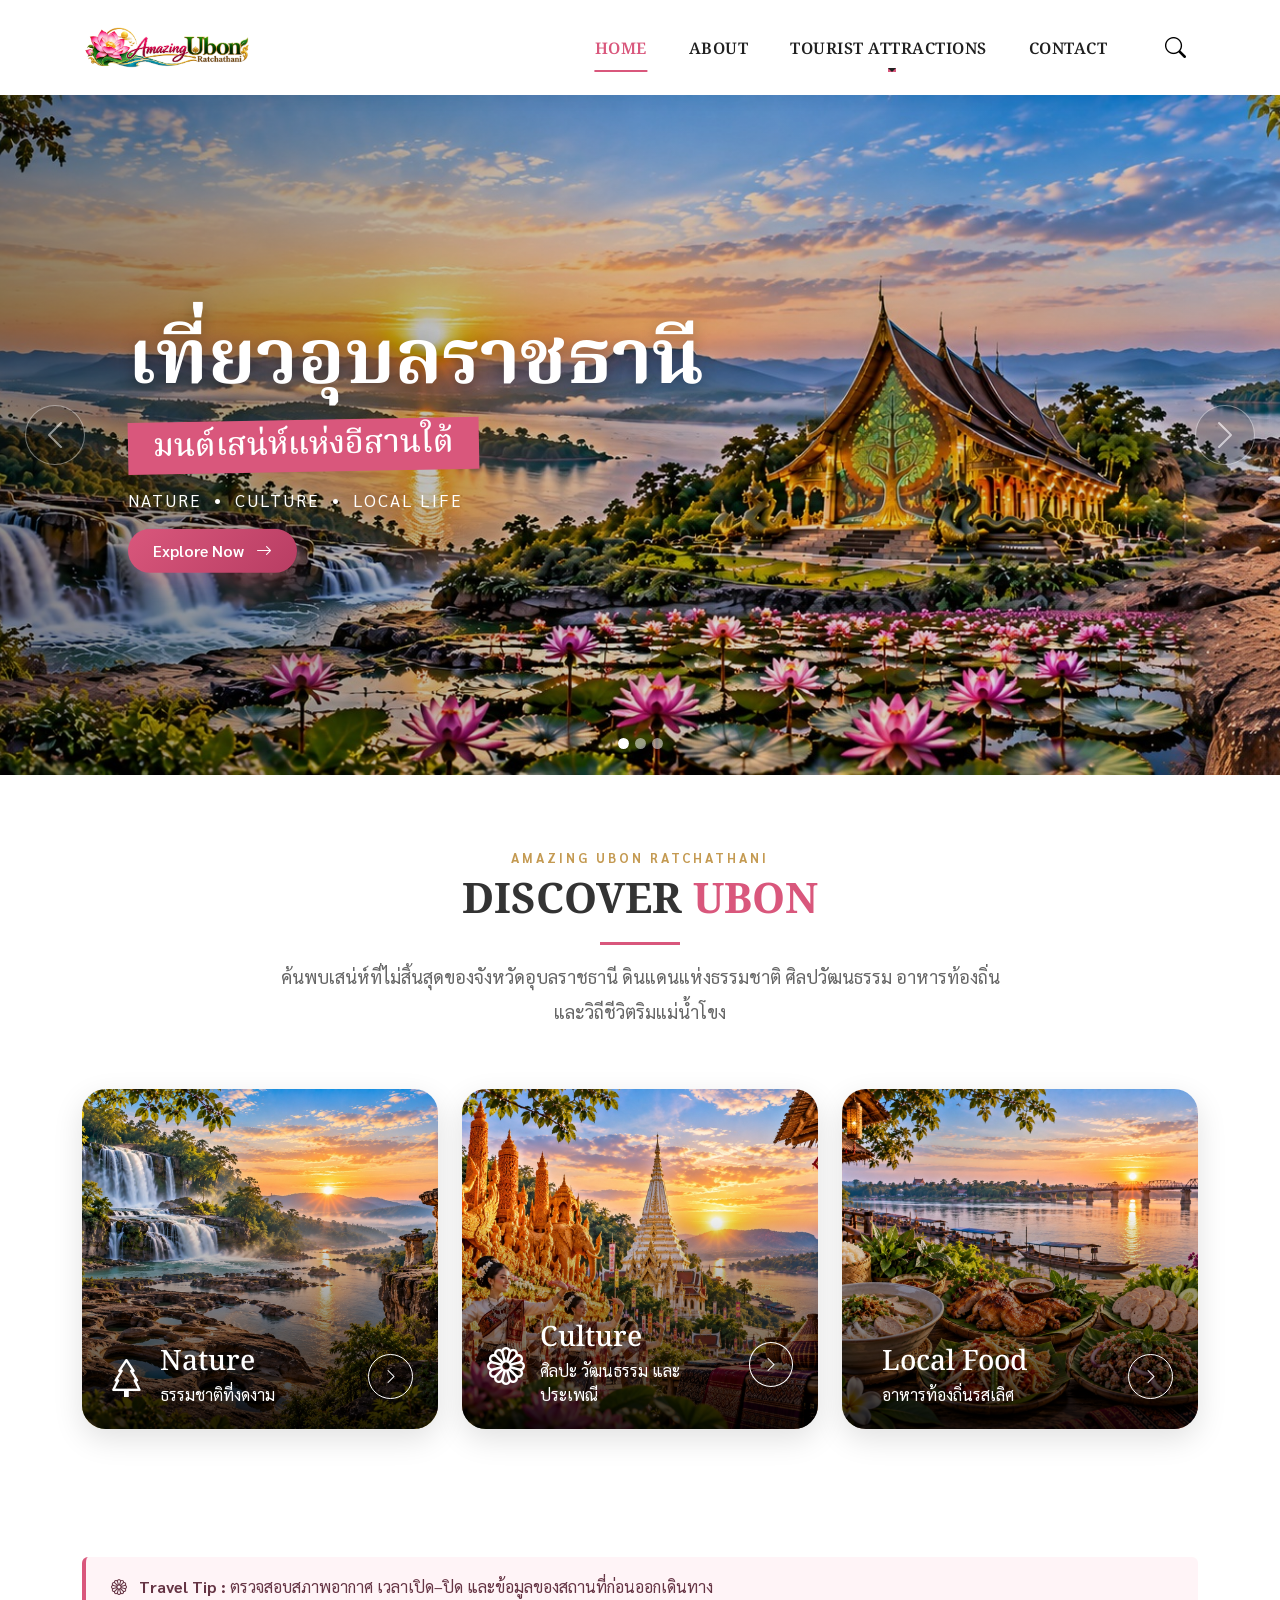
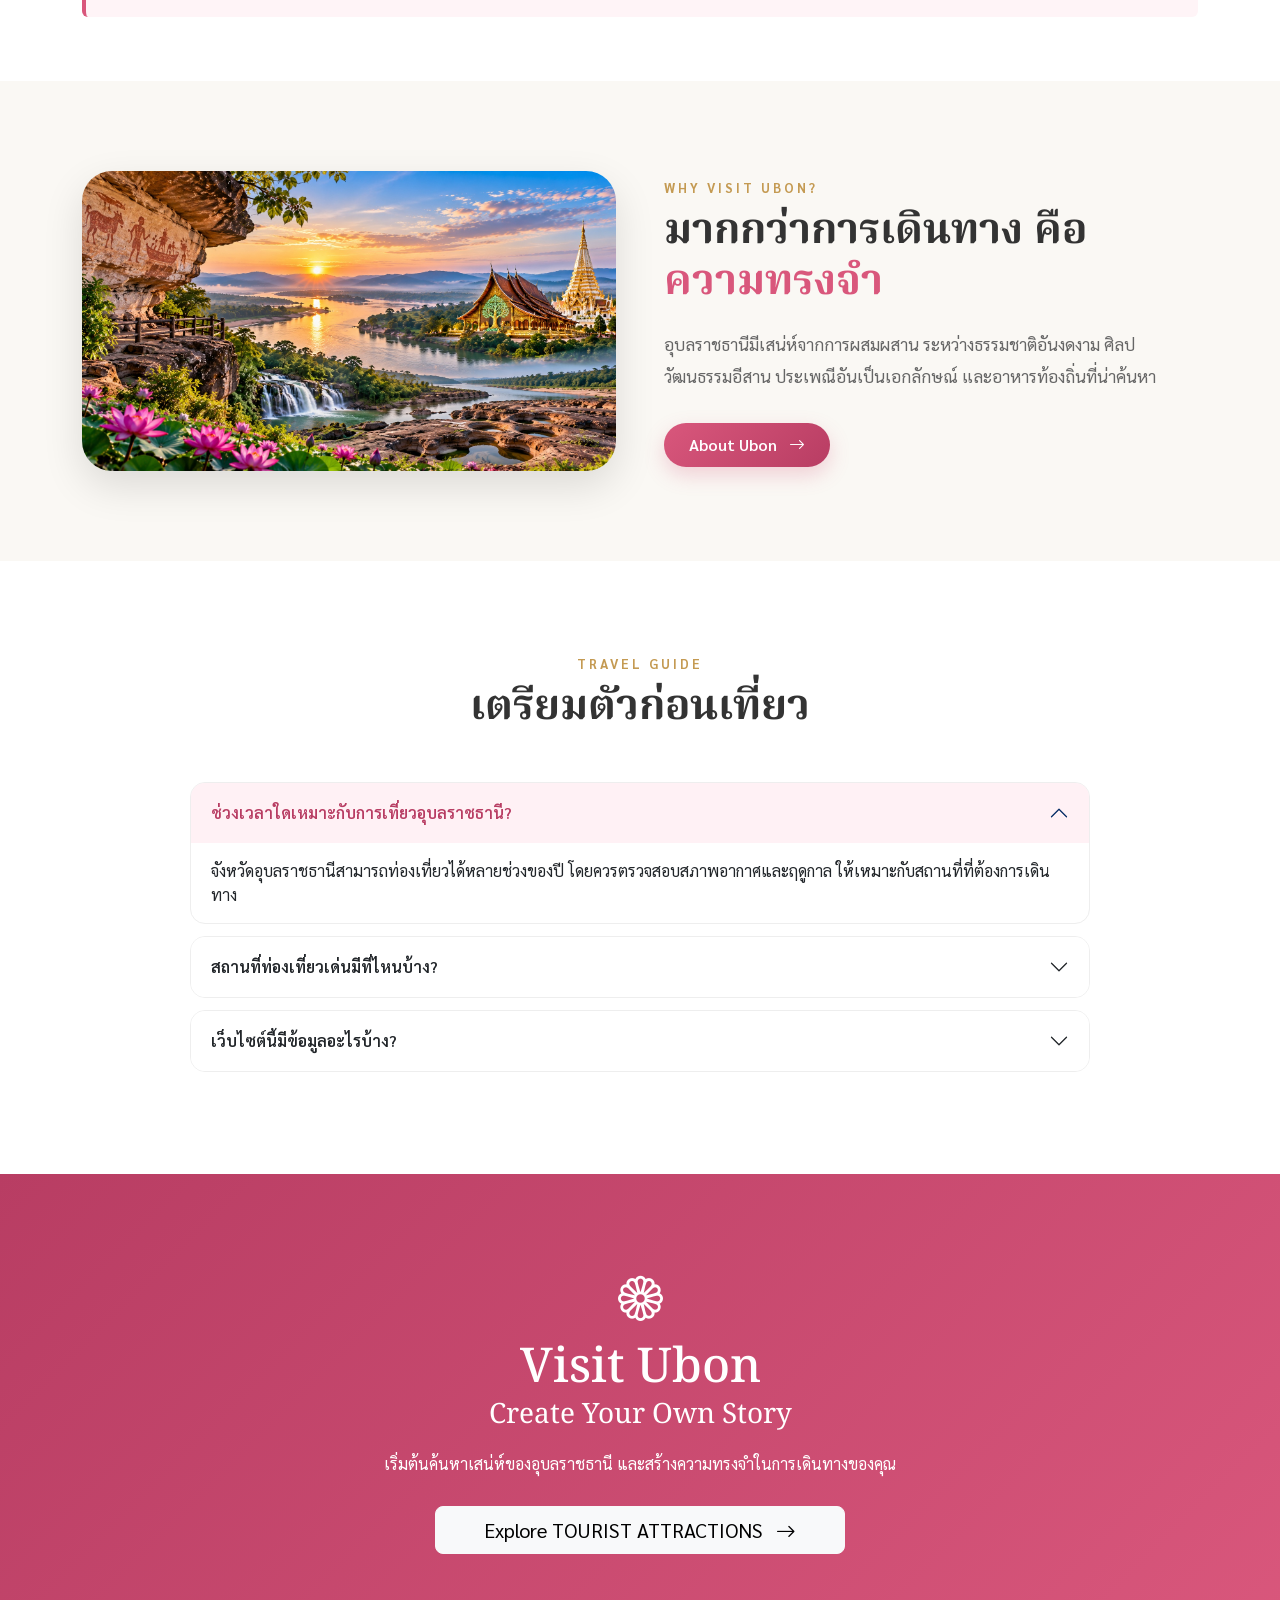
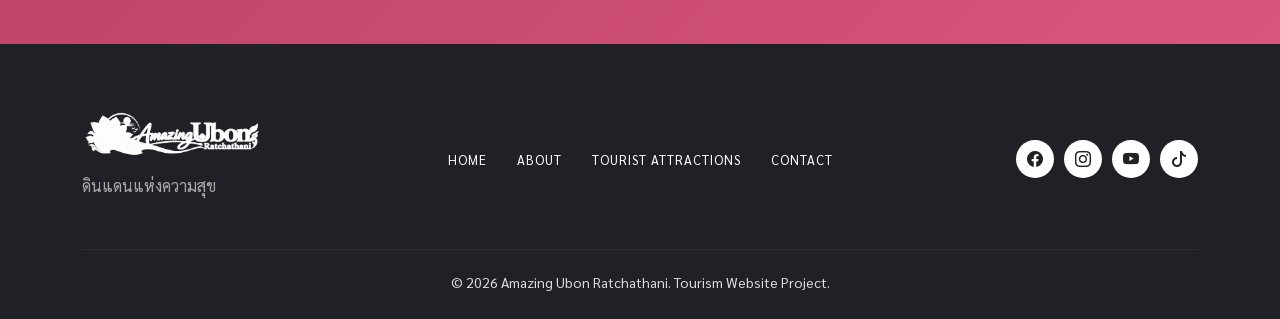
<file: index.html>
<!DOCTYPE html>
<html lang="th">

<head>
    <meta charset="UTF-8">
    <meta name="viewport" content="width=device-width, initial-scale=1.0">

    <title>Amazing Ubon Ratchathani</title>

    <link rel="icon" href="images/logo.png">

    <!-- Bootstrap -->
    <link href="https://cdn.jsdelivr.net/npm/bootstrap@5.3.8/dist/css/bootstrap.min.css" rel="stylesheet">

    <!-- Bootstrap Icons -->
    <link rel="stylesheet" href="https://cdn.jsdelivr.net/npm/bootstrap-icons@1.13.1/font/bootstrap-icons.min.css">

    <!-- Google Fonts -->
    <link rel="preconnect" href="https://fonts.googleapis.com">
    <link rel="preconnect" href="https://fonts.gstatic.com" crossorigin>

    <link
        href="https://fonts.googleapis.com/css2?family=Noto+Serif+Thai:wght@400;500;600;700&family=Sarabun:wght@300;400;500;600;700&display=swap"
        rel="stylesheet">

    <link rel="stylesheet" href="css/style.css">
</head>

<body>


    <!--NAVBAR-->
    <nav class="navbar navbar-expand-lg navbar-light bg-white sticky-top">

        <div class="container">

            <!-- Logo -->
            <a class="navbar-brand" href="index.html">

                <img src="images/logo.png" alt="Amazing Ubon" class="nav-logo"> </a>


            <!-- Mobile Button -->
            <button class="navbar-toggler" type="button" data-bs-toggle="collapse" data-bs-target="#navbarMain">

                <span class="navbar-toggler-icon"></span></button>

            <div class="collapse navbar-collapse" id="navbarMain">
                <ul class="navbar-nav ms-auto align-items-lg-center">
                    <li class="nav-item">
                        <a class="nav-link active" href="index.html">
                            HOME
                        </a> </li>

                    <li class="nav-item">
                        <a class="nav-link" href="about.html">
                            ABOUT
                        </a></li>

                    <!-- Dropdown -->
                    <li class="nav-item dropdown">
                        <a class="nav-link dropdown-toggle" href="#" data-bs-toggle="dropdown">
                            TOURIST ATTRACTIONS
                        </a>

                        <ul class="dropdown-menu">
                            <li>
                                <a class="dropdown-item" href="services.html">
                                    สถานที่ทั้งหมด
                                </a>
                            </li>

                            <li>
                                <a class="dropdown-item" href="services.html#nature">
                                    ธรรมชาติ
                                </a>
                            </li>

                            <li>
                                <a class="dropdown-item" href="services.html#culture">
                                    วัฒนธรรม
                                </a>
                            </li>
                           
                            <li>
                                <a class="dropdown-item" href="services.html#local-food">
                                    อาหารท้องถิ่น
                                </a>
                            </li>
                           





                        </ul>

                    </li>


                    <li class="nav-item">

                        <a class="nav-link" href="contact.html">

                            CONTACT

                        </a>

                    </li>


                    <li class="nav-item ms-lg-3">

                        <button class="search-btn" data-bs-toggle="modal" data-bs-target="#searchModal">

                            <i class="bi bi-search"></i>

                        </button>

                    </li>

                </ul>

            </div>

        </div>

    </nav>


    <!-- ==================================================
     HERO CAROUSEL
================================================== -->
    <section id="heroCarousel" class="carousel slide carousel-fade" data-bs-ride="carousel">

        <!-- Indicators -->
        <div class="carousel-indicators">

            <button type="button" data-bs-target="#heroCarousel" data-bs-slide-to="0" class="active">
            </button>

            <button type="button" data-bs-target="#heroCarousel" data-bs-slide-to="1">
            </button>

            <button type="button" data-bs-target="#heroCarousel" data-bs-slide-to="2">
            </button>

        </div>


        <div class="carousel-inner">


            <!-- ================= SLIDE 1 ================= -->
            <div class="carousel-item active">

                <img src="images/banner.jpg" class="hero-img" alt="เที่ยวอุบลราชธานี">

                <div class="hero-overlay"></div>
                <div class="carousel-caption hero-content">

                    <span class="hero-small">

                    </span>

                    <h1>
                        เที่ยวอุบลราชธานี
                    </h1>

                    <h2>
                        มนต์เสน่ห์แห่งอีสานใต้
                    </h2>

                    <p>
                        NATURE &nbsp;•&nbsp;
                        CULTURE &nbsp;•&nbsp;
                        LOCAL LIFE
                    </p>


                    <a href="services.html" class="btn btn-ubon">

                        Explore Now

                        <i class="bi bi-arrow-right ms-2"></i>

                    </a>

                </div>

            </div>


            <!-- ================= SLIDE 2 ================= -->
            <div class="carousel-item">

                <img src="images/phataem1.jpg" class="hero-img" alt="อุทยานแห่งชาติผาแต้ม">

                <div class="hero-overlay"></div>


                <div class="carousel-caption hero-content">

                    <span class="hero-small">
                        DISCOVER NATURE
                    </span>
                    <p>
                        ชมทิวทัศน์และเรียนรู้เรื่องราว
                        จากภาพเขียนสีก่อนประวัติศาสตร์
                    </p>
                    <a href="services.html#nature" class="btn btn-ubon">

                        Discover

                        <i class="bi bi-arrow-right ms-2"></i>

                    </a>

                </div>

            </div>


            <!-- ================= SLIDE 3 ================= -->
            <div class="carousel-item">

                <img src="images/candle1.jpg" class="hero-img" alt="ประเพณี แห่เทียนพรรษา">

                <div class="hero-overlay"></div>


                <div class="carousel-caption hero-content">

                    <span class="hero-small">
                        UBON CULTURE
                    </span>


                    <a href="services.html#culture" class="btn btn-ubon">

                        Learn More

                        <i class="bi bi-arrow-right ms-2"></i>

                    </a>

                </div>

            </div>

        </div>


        <!-- Previous -->
        <button class="carousel-control-prev" type="button" data-bs-target="#heroCarousel" data-bs-slide="prev">

            <span class="carousel-control-prev-icon"></span>

        </button>


        <!-- Next -->
        <button class="carousel-control-next" type="button" data-bs-target="#heroCarousel" data-bs-slide="next">

            <span class="carousel-control-next-icon"></span>

        </button>

    </section>


    <!-- ==================================================
     INTRODUCTION
================================================== -->
    <section class="intro-section">

        <div class="container text-center">

            <span class="section-small">
                AMAZING UBON RATCHATHANI
            </span>

            <h2 class="section-title">

                DISCOVER
                <span>UBON</span>

            </h2>

            <div class="title-line"></div>

            <p class="intro-text">

                ค้นพบเสน่ห์ที่ไม่สิ้นสุดของจังหวัดอุบลราชธานี
                ดินแดนแห่งธรรมชาติ ศิลปวัฒนธรรม
                อาหารท้องถิ่น และวิถีชีวิตริมแม่น้ำโขง

            </p>

        </div>

    </section>


    <!-- ==================================================
     3 CARDS
================================================== -->
    <section class="discover-section">

        <div class="container">

            <div class="row g-4">


                <!-- NATURE -->
                <div class="col-lg-4 col-md-6">

                    <div class="discover-card">

                        <img src="images/nature.jpg" alt="Nature">


                        <div class="card-dark-overlay"></div>


                        <div class="discover-content">

                            <div class="discover-icon">
                                <i class="bi bi-tree"></i>
                            </div>


                            <div>

                                <h3>
                                    Nature
                                </h3>

                                <p>
                                    ธรรมชาติที่งดงาม
                                </p>

                            </div>


                            <a href="services.html#nature" class="round-arrow">

                                <i class="bi bi-chevron-right"></i>

                            </a>

                        </div>

                    </div>

                </div>


                <!-- CULTURE -->
                <div class="col-lg-4 col-md-6">

                    <div class="discover-card">

                        <img src="images/culture.jpg" alt="Culture">


                        <div class="card-dark-overlay"></div>


                        <div class="discover-content">

                            <div class="discover-icon">
                                <i class="bi bi-flower1"></i>
                            </div>


                            <div>

                                <h3>
                                    Culture
                                </h3>

                                <p>
                                    ศิลปะ วัฒนธรรม และประเพณี
                                </p>

                            </div>


                            <a href="services.html#culture" class="round-arrow">

                                <i class="bi bi-chevron-right"></i>

                            </a>

                        </div>

                    </div>

                </div>


                <!-- FOOD -->
               <!-- =========================
     LOCAL FOOD
========================== -->

<div class="col-lg-4 col-md-6">

    <div class="discover-card">

        <img src="images/local-food.jpg"
             alt="Local Food">

        <div class="card-dark-overlay"></div>

        <div class="discover-content">

            <div class="discover-icon">
                <i class="bi bi-fork-knife"></i>
            </div>

            <div>

                <h3>
                    Local Food
                </h3>

                <p>
                    อาหารท้องถิ่นรสเลิศ
                </p>

            </div>


            <!-- ลิงก์ไป Local Food ในหน้า TOURIST ATTRACTIONS -->
            <a href="services.html#local-food"
               class="round-arrow"
               aria-label="ดูอาหารท้องถิ่น">

                <i class="bi bi-chevron-right"></i>

            </a>

        </div>

    </div>

</div>

            </div> <!-- /.row g-4 -->

        </div> <!-- /.container -->

    </section> <!-- /.discover-section -->


    <!-- ==================================================
     TRAVEL ALERT
================================================== -->
    <section class="container py-5">

        <div class="alert travel-alert" role="alert">

            <i class="bi bi-flower1 me-2"></i>

            <strong>Travel Tip :</strong>

            ตรวจสอบสภาพอากาศ เวลาเปิด–ปิด
            และข้อมูลของสถานที่ก่อนออกเดินทาง

        </div>

    </section>


    <!-- ==================================================
     WHY UBON
================================================== -->
    <section class="why-section">

        <div class="container">

            <div class="row align-items-center g-5">


                <div class="col-lg-6">

                    <img src="images/about-ubon.jpg" class="img-fluid why-image" alt="Amazing Ubon">

                </div>


                <div class="col-lg-6">

                    <span class="section-small">
                        WHY VISIT UBON?
                    </span>


                    <h2 class="section-title text-start">

                        มากกว่าการเดินทาง คือ
                        <br><span> ความทรงจำ </span>

                    </h2>


                    <p>

                        อุบลราชธานีมีเสน่ห์จากการผสมผสาน
                        ระหว่างธรรมชาติอันงดงาม
                        ศิลปวัฒนธรรมอีสาน
                        ประเพณีอันเป็นเอกลักษณ์
                        และอาหารท้องถิ่นที่น่าค้นหา

                    </p>


                    <a href="about.html" class="btn btn-ubon">

                        About Ubon

                        <i class="bi bi-arrow-right ms-2"></i>

                    </a>

                </div>

            </div>

        </div>

    </section>


    <!-- ==================================================
     ACCORDION
================================================== -->
    <section class="travel-info">

        <div class="container">

            <div class="text-center mb-5">

                <span class="section-small">
                    TRAVEL GUIDE
                </span>

                <h2 class="section-title">
                    เตรียมตัวก่อนเที่ยว
                </h2>

            </div>


            <div class="accordion" id="travelAccordion">


                <div class="accordion-item">

                    <h2 class="accordion-header">

                        <button class="accordion-button" data-bs-toggle="collapse" data-bs-target="#answer1">

                            ช่วงเวลาใดเหมาะกับการเที่ยวอุบลราชธานี?

                        </button>

                    </h2>


                    <div id="answer1" class="accordion-collapse collapse show" data-bs-parent="#travelAccordion">

                        <div class="accordion-body">

                            จังหวัดอุบลราชธานีสามารถท่องเที่ยวได้หลายช่วงของปี
                            โดยควรตรวจสอบสภาพอากาศและฤดูกาล
                            ให้เหมาะกับสถานที่ที่ต้องการเดินทาง

                        </div>

                    </div>

                </div>


                <div class="accordion-item">

                    <h2 class="accordion-header">

                        <button class="accordion-button collapsed" data-bs-toggle="collapse" data-bs-target="#answer2">

                            สถานที่ท่องเที่ยวเด่นมีที่ไหนบ้าง?

                        </button>

                    </h2>


                    <div id="answer2" class="accordion-collapse collapse" data-bs-parent="#travelAccordion">

                        <div class="accordion-body">

                            ตัวอย่างสถานที่น่าสนใจ ได้แก่
                            อุทยานแห่งชาติผาแต้ม สามพันโบก
                            น้ำตกห้วยหลวง และวัดสิรินธรวรารามภูพร้าว

                        </div>

                    </div>

                </div>


                <div class="accordion-item">

                    <h2 class="accordion-header">

                        <button class="accordion-button collapsed" data-bs-toggle="collapse" data-bs-target="#answer3">

                            เว็บไซต์นี้มีข้อมูลอะไรบ้าง?

                        </button>

                    </h2>


                    <div id="answer3" class="accordion-collapse collapse" data-bs-parent="#travelAccordion">

                        <div class="accordion-body">

                            เว็บไซต์รวบรวมข้อมูลเกี่ยวกับ
                            สถานที่ท่องเที่ยว ธรรมชาติ
                            วัฒนธรรม อาหาร และข้อมูลสำหรับการเดินทาง

                        </div>

                    </div>

                </div>

            </div>

        </div>

    </section>


    <!-- ==================================================
     CTA
================================================== -->
    <section class="main-cta">

        <div class="container text-center">

            <i class="bi bi-flower1 cta-lotus"></i>

            <h2>
                Visit Ubon
            </h2>

            <h3>
                Create Your Own Story
            </h3>

            <p>
                เริ่มต้นค้นหาเสน่ห์ของอุบลราชธานี
                และสร้างความทรงจำในการเดินทางของคุณ
            </p>


            <a href="services.html" class="btn btn-light btn-lg px-5">

                Explore TOURIST ATTRACTIONS

                <i class="bi bi-arrow-right ms-2"></i>

            </a>

        </div>

    </section>


    <!-- ==================================================
     FOOD MODAL
================================================== -->
    <div class="modal fade" id="foodModal" tabindex="-1">

        <div class="modal-dialog modal-dialog-centered">

            <div class="modal-content">

                <div class="modal-header">

                    <h5 class="modal-title">
                        Local Food
                    </h5>

                    <button class="btn-close" data-bs-dismiss="modal">
                    </button>

                </div>


                <div class="modal-body">

                    <img src="images/local-food.jpg" class="img-fluid rounded mb-3" alt="อาหารอุบลราชธานี">


                    <h4>
                        อาหารท้องถิ่นที่น่าลอง
                    </h4>

                    <p>
                        ก๋วยจั๊บญวน หมูยอ
                        อาหารอีสาน และเมนูพื้นถิ่นอีกหลากหลายเมนู
                    </p>

                </div>

            </div>

        </div>

    </div>


    <!-- ==================================================
     SEARCH MODAL
================================================== -->
    <div class="modal fade" id="searchModal" tabindex="-1">

        <div class="modal-dialog modal-dialog-centered">

            <div class="modal-content">

                <div class="modal-header">

                    <h5 class="modal-title">
                        ค้นหาสถานที่ท่องเที่ยว
                    </h5>

                    <button class="btn-close" data-bs-dismiss="modal">
                    </button>

                </div>


                <div class="modal-body">

                    <div class="input-group">

                        <input type="text" class="form-control" placeholder="ค้นหา...">

                        <button class="btn btn-ubon">

                            <i class="bi bi-search"></i>

                        </button>

                    </div>

                </div>

            </div>

        </div>

    </div>


    <!-- ==================================================
     FOOTER
================================================== -->
    <footer class="footer">

        <div class="container">

            <div class="row align-items-center gy-4">


                <!-- LOGO -->
                <div class="col-lg-3">

                    <img src="images/logo.png" class="footer-logo" alt="Ubon Ratchathani">

                    <p class="footer-slogan">
                        ดินแดนแห่งความสุข
                    </p>

                </div>


                <!-- MENU -->
                <div class="col-lg-6">

                    <div class="footer-menu">

                        <a href="index.html">
                            HOME
                        </a>

                        <a href="about.html">
                            ABOUT
                        </a>

                        <a href="services.html">
                            TOURIST ATTRACTIONS
                        </a>

                        <a href="contact.html">
                            CONTACT
                        </a>

                    </div>

                </div>


                <!-- SOCIAL -->
                <div class="col-lg-3 text-lg-end">

                    <div class="social-links">

                        <a href="#">
                            <i class="bi bi-facebook"></i>
                        </a>

                        <a href="#">
                            <i class="bi bi-instagram"></i>
                        </a>

                        <a href="#">
                            <i class="bi bi-youtube"></i>
                        </a>

                        <a href="#">
                            <i class="bi bi-tiktok"></i>
                        </a>

                    </div>

                </div>

            </div>


            <hr>


            <div class="text-center">

                <small>
                    © 2026 Amazing Ubon Ratchathani.
                    Tourism Website Project.
                </small>

            </div>

        </div>

    </footer>


    <script src="https://cdn.jsdelivr.net/npm/bootstrap@5.3.8/dist/js/bootstrap.bundle.min.js"></script>

    <script src="js/script.js"></script>

</body>

</html>
</file>
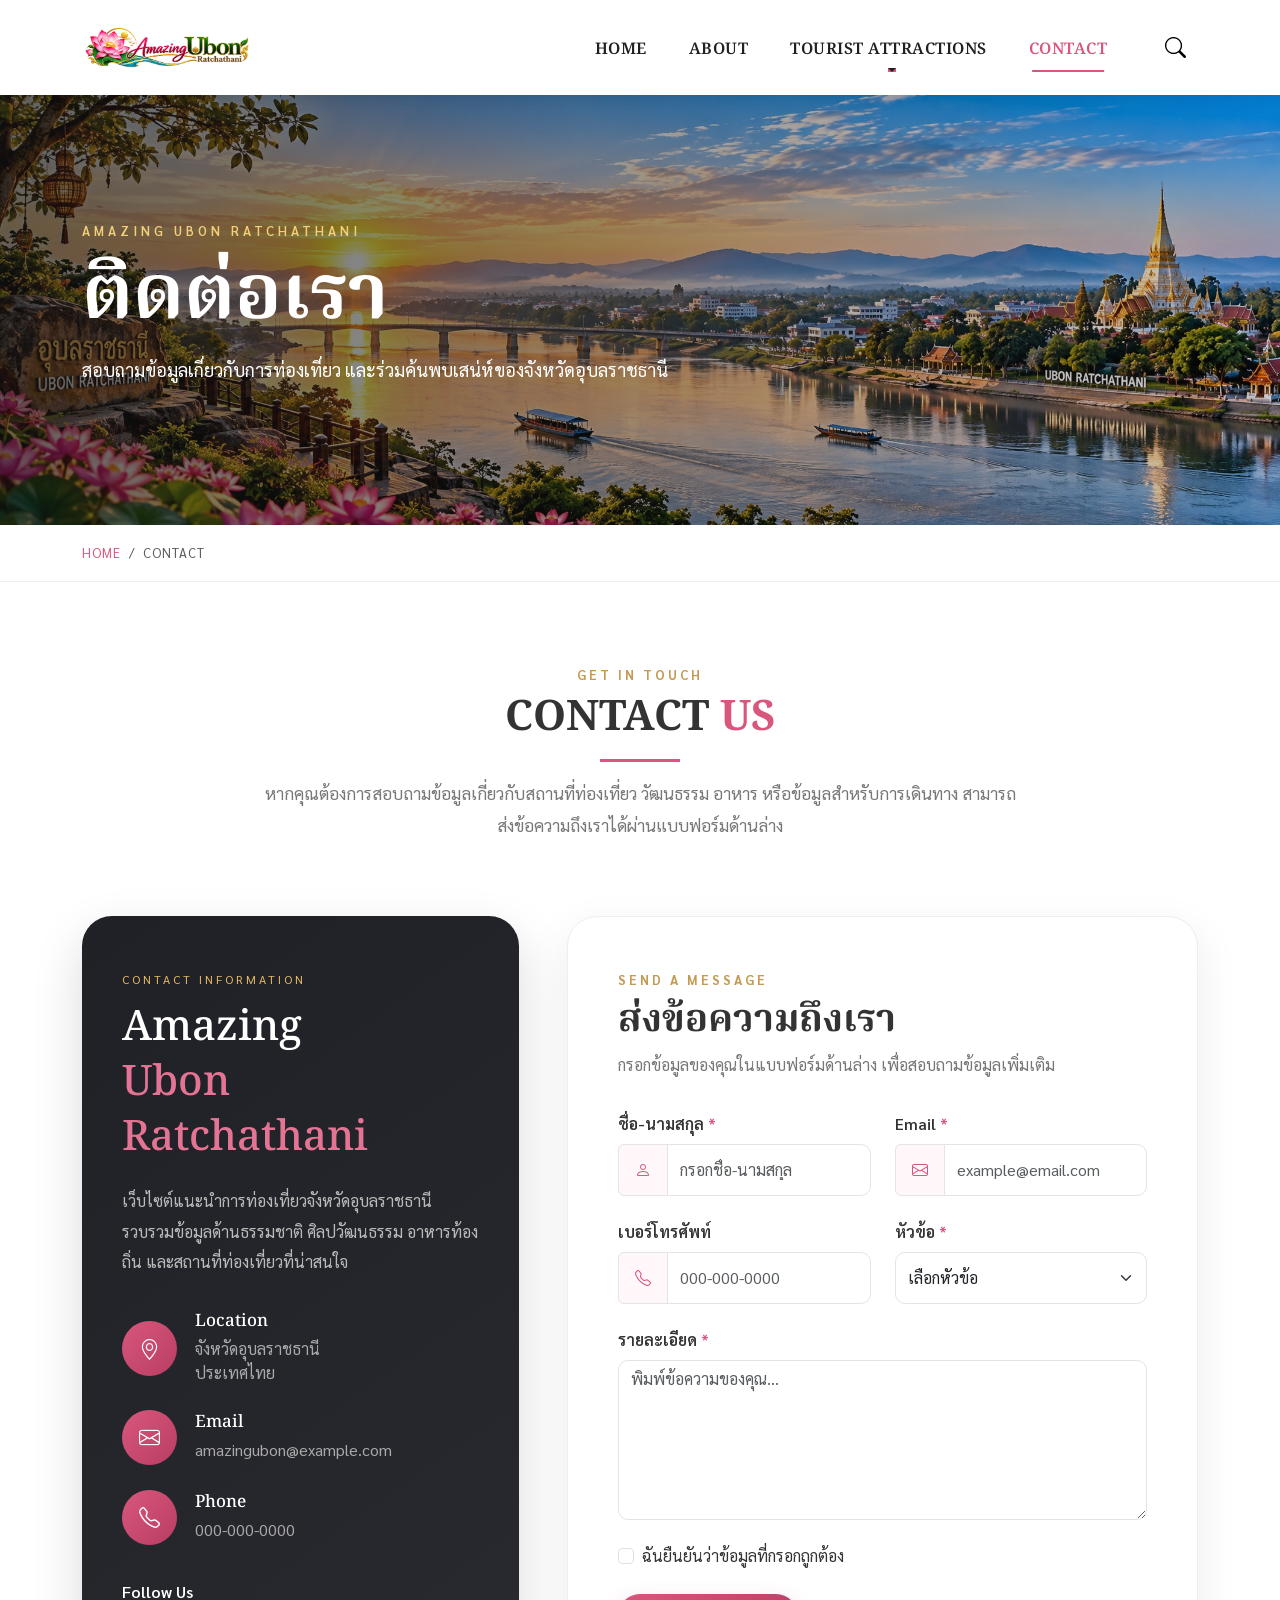
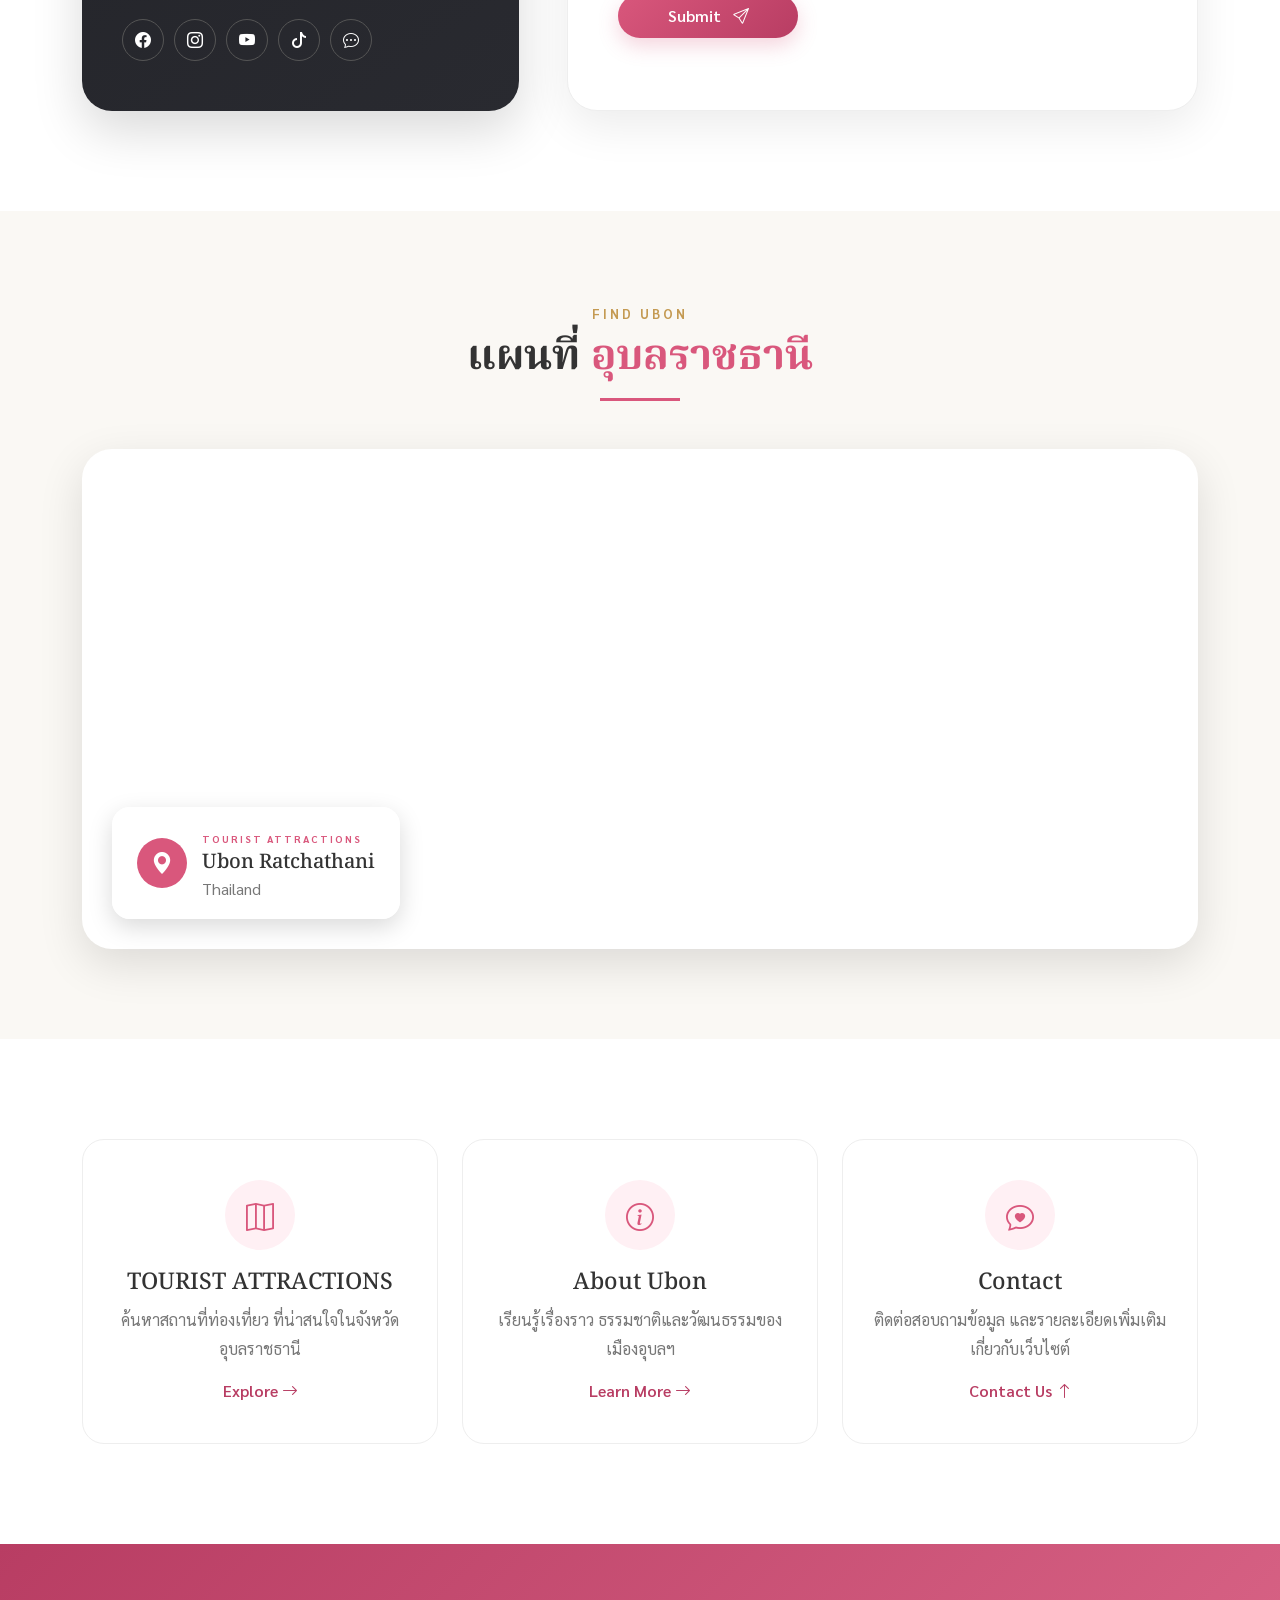
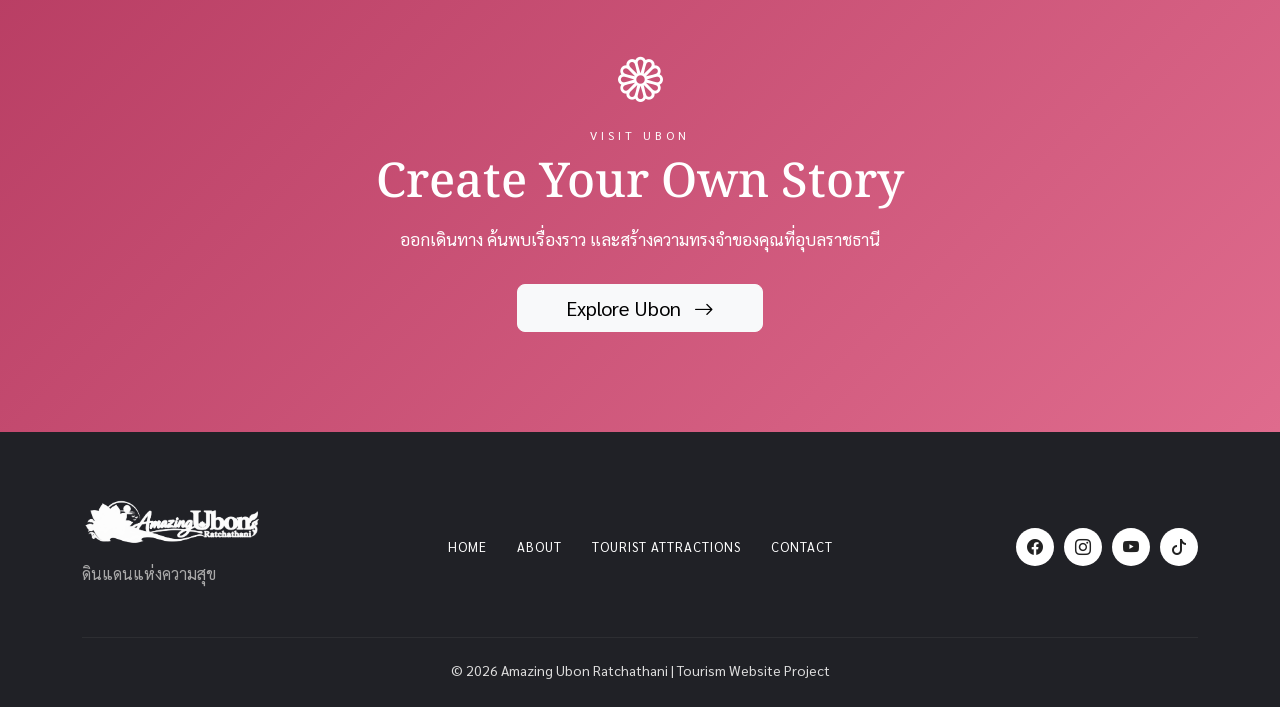
<file: contact.html>
<!DOCTYPE html>
<html lang="th">

<head>

    <meta charset="UTF-8">

    <meta name="viewport"
          content="width=device-width, initial-scale=1.0">

    <title>Contact | Amazing Ubon Ratchathani</title>

    <link rel="icon"
          href="images/logo.png">

    <!-- Bootstrap CSS -->
    <link href="https://cdn.jsdelivr.net/npm/bootstrap@5.3.8/dist/css/bootstrap.min.css"
          rel="stylesheet">

    <!-- Bootstrap Icons -->
    <link rel="stylesheet"
          href="https://cdn.jsdelivr.net/npm/bootstrap-icons@1.13.1/font/bootstrap-icons.min.css">

    <!-- Google Fonts -->
    <link rel="preconnect"
          href="https://fonts.googleapis.com">

    <link rel="preconnect"
          href="https://fonts.gstatic.com"
          crossorigin>

    <link href="https://fonts.googleapis.com/css2?family=Noto+Serif+Thai:wght@400;500;600;700&family=Sarabun:wght@300;400;500;600;700&display=swap"
          rel="stylesheet">

    <!-- Custom CSS -->
    <link rel="stylesheet"
          href="css/style.css">

</head>


<body>


<!-- ==================================================
     NAVBAR
================================================== -->

<nav class="navbar navbar-expand-lg navbar-light bg-white sticky-top">

    <div class="container">

        <a class="navbar-brand"
           href="index.html">

            <img src="images/logo.png"
                 alt="Amazing Ubon"
                 class="nav-logo">

        </a>


        <button class="navbar-toggler"
                type="button"
                data-bs-toggle="collapse"
                data-bs-target="#navbarMain">

            <span class="navbar-toggler-icon"></span>

        </button>


        <div class="collapse navbar-collapse"
             id="navbarMain">

            <ul class="navbar-nav ms-auto align-items-lg-center">

                <li class="nav-item">

                    <a class="nav-link"
                       href="index.html">
                        HOME
                    </a>

                </li>


                <li class="nav-item">

                    <a class="nav-link"
                       href="about.html">
                        ABOUT
                    </a>

                </li>


                <!-- Dropdown -->
                <li class="nav-item dropdown">

                    <a class="nav-link dropdown-toggle"
                       href="#"
                       data-bs-toggle="dropdown">

                        TOURIST ATTRACTIONS

                    </a>


                    <ul class="dropdown-menu">

                        <li>
                            <a class="dropdown-item"
                               href="services.html">
                                สถานที่ทั้งหมด
                            </a>
                        </li>

                        <li>
                            <a class="dropdown-item"
                               href="services.html#nature">
                                ธรรมชาติ
                            </a>
                        </li>

                        <li>
                            <a class="dropdown-item"
                               href="services.html#culture">
                                วัฒนธรรม
                            </a>
                        </li>

<li>
                            <a class="dropdown-item"
                               href="services.html#local-food">
                                อาหารท้องถิ่น
                            </a>
                        </li>




                    </ul>

                </li>


                <li class="nav-item">

                    <a class="nav-link active"
                       href="contact.html">
                        CONTACT
                    </a>

                </li>


                <li class="nav-item ms-lg-3">

                    <button class="search-btn"
                            data-bs-toggle="modal"
                            data-bs-target="#searchModal">

                        <i class="bi bi-search"></i>

                    </button>

                </li>

            </ul>

        </div>

    </div>

</nav>


<!-- ==================================================
     CONTACT HERO
================================================== -->

<section class="contact-hero">

    <img src="images/contact-ubon.jpg"
         alt="Contact Amazing Ubon"
         class="contact-hero-img">


    <div class="contact-hero-overlay"></div>


    <div class="container contact-hero-content">

        <span class="contact-small">
            AMAZING UBON RATCHATHANI
        </span>


        <h1>
            ติดต่อเรา
        </h1>


        <p>
            สอบถามข้อมูลเกี่ยวกับการท่องเที่ยว
            และร่วมค้นพบเสน่ห์ของจังหวัดอุบลราชธานี
        </p>

    </div>

</section>


<!-- ==================================================
     BREADCRUMB
================================================== -->

<section class="breadcrumb-section">

    <div class="container">

        <nav aria-label="breadcrumb">

            <ol class="breadcrumb mb-0">

                <li class="breadcrumb-item">

                    <a href="index.html">
                        HOME
                    </a>

                </li>


                <li class="breadcrumb-item active"
                    aria-current="page">

                    CONTACT

                </li>

            </ol>

        </nav>

    </div>

</section>


<!-- ==================================================
     CONTACT INTRO
================================================== -->

<section class="contact-intro">

    <div class="container text-center">

        <span class="section-small">
            GET IN TOUCH
        </span>


        <h2 class="section-title">

            CONTACT
            <span>US</span>

        </h2>


        <div class="title-line"></div>


        <p class="contact-intro-text">

            หากคุณต้องการสอบถามข้อมูลเกี่ยวกับสถานที่ท่องเที่ยว
            วัฒนธรรม อาหาร หรือข้อมูลสำหรับการเดินทาง
            สามารถส่งข้อความถึงเราได้ผ่านแบบฟอร์มด้านล่าง

        </p>

    </div>

</section>


<!-- ==================================================
     CONTACT INFORMATION + FORM
================================================== -->

<section class="contact-main">

    <div class="container">

        <div class="row g-5">


            <!-- ======================================
                 LEFT : CONTACT INFORMATION
            ======================================= -->

            <div class="col-lg-5">

                <div class="contact-info-box">

                    <span class="contact-label">
                        CONTACT INFORMATION
                    </span>


                    <h2>
                        Amazing<br>
                        <span>Ubon Ratchathani</span>
                    </h2>


                    <p class="contact-description">

                        เว็บไซต์แนะนำการท่องเที่ยวจังหวัดอุบลราชธานี
                        รวบรวมข้อมูลด้านธรรมชาติ
                        ศิลปวัฒนธรรม อาหารท้องถิ่น
                        และสถานที่ท่องเที่ยวที่น่าสนใจ

                    </p>


                    <!-- LOCATION -->

                    <div class="contact-info-item">

                        <div class="contact-icon">

                            <i class="bi bi-geo-alt"></i>

                        </div>


                        <div>

                            <h5>
                                Location
                            </h5>

                            <p>
                                จังหวัดอุบลราชธานี<br>
                                ประเทศไทย
                            </p>

                        </div>

                    </div>


                    <!-- EMAIL -->

                    <div class="contact-info-item">

                        <div class="contact-icon">

                            <i class="bi bi-envelope"></i>

                        </div>


                        <div>

                            <h5>
                                Email
                            </h5>

                            <p>
                                amazingubon@example.com
                            </p>

                        </div>

                    </div>


                    <!-- PHONE -->

                    <div class="contact-info-item">

                        <div class="contact-icon">

                            <i class="bi bi-telephone"></i>

                        </div>


                        <div>

                            <h5>
                                Phone
                            </h5>

                            <p>
                                000-000-0000
                            </p>

                        </div>

                    </div>


                    <!-- SOCIAL -->

                    <div class="contact-social-title">

                        Follow Us

                    </div>


                    <div class="contact-social">

                        <a href="#"
                           aria-label="Facebook">

                            <i class="bi bi-facebook"></i>

                        </a>


                        <a href="#"
                           aria-label="Instagram">

                            <i class="bi bi-instagram"></i>

                        </a>


                        <a href="#"
                           aria-label="YouTube">

                            <i class="bi bi-youtube"></i>

                        </a>


                        <a href="#"
                           aria-label="TikTok">

                            <i class="bi bi-tiktok"></i>

                        </a>


                        <a href="#"
                           aria-label="Line">

                            <i class="bi bi-chat-dots"></i>

                        </a>

                    </div>

                </div>

            </div>


            <!-- ======================================
                 RIGHT : CONTACT FORM
            ======================================= -->

            <div class="col-lg-7">

                <div class="contact-form-box">

                    <span class="section-small">
                        SEND A MESSAGE
                    </span>


                    <h2>
                        ส่งข้อความถึงเรา
                    </h2>


                    <p>
                        กรอกข้อมูลของคุณในแบบฟอร์มด้านล่าง
                        เพื่อสอบถามข้อมูลเพิ่มเติม
                    </p>


                    <form id="contactForm">


                        <!-- NAME -->

                        <div class="row g-4">

                            <div class="col-md-6">

                                <label for="fullname"
                                       class="form-label">

                                    ชื่อ-นามสกุล
                                    <span>*</span>

                                </label>


                                <div class="input-group contact-input">

                                    <span class="input-group-text">

                                        <i class="bi bi-person"></i>

                                    </span>


                                    <input type="text"
                                           class="form-control"
                                           id="fullname"
                                           placeholder="กรอกชื่อ-นามสกุล"
                                           required>

                                </div>

                            </div>


                            <!-- EMAIL -->

                            <div class="col-md-6">

                                <label for="email"
                                       class="form-label">

                                    Email
                                    <span>*</span>

                                </label>


                                <div class="input-group contact-input">

                                    <span class="input-group-text">

                                        <i class="bi bi-envelope"></i>

                                    </span>


                                    <input type="email"
                                           class="form-control"
                                           id="email"
                                           placeholder="example@email.com"
                                           required>

                                </div>

                            </div>


                            <!-- PHONE -->

                            <div class="col-md-6">

                                <label for="phone"
                                       class="form-label">

                                    เบอร์โทรศัพท์

                                </label>


                                <div class="input-group contact-input">

                                    <span class="input-group-text">

                                        <i class="bi bi-telephone"></i>

                                    </span>


                                    <input type="tel"
                                           class="form-control"
                                           id="phone"
                                           placeholder="000-000-0000">

                                </div>

                            </div>


                            <!-- SUBJECT -->

                            <div class="col-md-6">

                                <label for="subject"
                                       class="form-label">

                                    หัวข้อ
                                    <span>*</span>

                                </label>


                                <select class="form-select"
                                        id="subject"
                                        required>

                                    <option value=""
                                            selected
                                            disabled>

                                        เลือกหัวข้อ

                                    </option>

                                    <option>
                                        สอบถามสถานที่ท่องเที่ยว
                                    </option>

                                    <option>
                                        สอบถามข้อมูลการเดินทาง
                                    </option>

                                    <option>
                                        สอบถามเกี่ยวกับวัฒนธรรม
                                    </option>

                                    <option>
                                        สอบถามเกี่ยวกับอาหาร
                                    </option>

                                    <option>
                                        อื่น ๆ
                                    </option>

                                </select>

                            </div>


                            <!-- MESSAGE -->

                            <div class="col-12">

                                <label for="message"
                                       class="form-label">

                                    รายละเอียด
                                    <span>*</span>

                                </label>


                                <textarea class="form-control"
                                          id="message"
                                          rows="6"
                                          placeholder="พิมพ์ข้อความของคุณ..."
                                          required></textarea>

                            </div>


                            <!-- CHECKBOX -->

                            <div class="col-12">

                                <div class="form-check">

                                    <input class="form-check-input"
                                           type="checkbox"
                                           id="agree"
                                           required>


                                    <label class="form-check-label"
                                           for="agree">

                                        ฉันยืนยันว่าข้อมูลที่กรอกถูกต้อง

                                    </label>

                                </div>

                            </div>


                            <!-- SUBMIT -->

                            <div class="col-12">

                                <button type="submit"
                                        class="btn btn-ubon contact-submit">

                                    Submit

                                    <i class="bi bi-send ms-2"></i>

                                </button>

                            </div>

                        </div>

                    </form>


                    <!-- SUCCESS ALERT -->

                    <div class="alert alert-success mt-4 d-none"
                         id="successAlert"
                         role="alert">

                        <i class="bi bi-check-circle-fill me-2"></i>

                        ส่งข้อความเรียบร้อยแล้ว
                        ขอบคุณที่ติดต่อ Amazing Ubon Ratchathani

                    </div>

                </div>

            </div>

        </div>

    </div>

</section>


<!-- ==================================================
     MAP
================================================== -->

<section class="map-section">

    <div class="container">

        <div class="text-center mb-5">

            <span class="section-small">
                FIND UBON
            </span>


            <h2 class="section-title">

                แผนที่
                <span>อุบลราชธานี</span>

            </h2>


            <div class="title-line"></div>

        </div>


        <div class="map-box">

            <iframe
                src="https://www.google.com/maps?q=Ubon%20Ratchathani%20Thailand&output=embed"
                width="100%"
                height="500"
                style="border:0;"
                allowfullscreen=""
                loading="lazy"
                referrerpolicy="no-referrer-when-downgrade"
                title="แผนที่จังหวัดอุบลราชธานี">
            </iframe>


            <!-- MAP INFORMATION -->

            <div class="map-info">

                <div class="map-pin">

                    <i class="bi bi-geo-alt-fill"></i>

                </div>


                <div>

                    <span>
                        TOURIST ATTRACTIONS
                    </span>

                    <h4>
                        Ubon Ratchathani
                    </h4>

                    <p>
                        Thailand
                    </p>

                </div>

            </div>

        </div>

    </div>

</section>


<!-- ==================================================
     CONTACT CARDS
================================================== -->

<section class="contact-help">

    <div class="container">

        <div class="row g-4">


            <!-- CARD 1 -->

            <div class="col-lg-4 col-md-6">

                <div class="contact-help-card">

                    <div class="help-icon">

                        <i class="bi bi-map"></i>

                    </div>


                    <h4>
                        TOURIST ATTRACTIONS
                    </h4>


                    <p>
                        ค้นหาสถานที่ท่องเที่ยว
                        ที่น่าสนใจในจังหวัดอุบลราชธานี
                    </p>


                    <a href="services.html">

                        Explore

                        <i class="bi bi-arrow-right"></i>

                    </a>

                </div>

            </div>


            <!-- CARD 2 -->

            <div class="col-lg-4 col-md-6">

                <div class="contact-help-card">

                    <div class="help-icon">

                        <i class="bi bi-info-circle"></i>

                    </div>


                    <h4>
                        About Ubon
                    </h4>


                    <p>
                        เรียนรู้เรื่องราว
                        ธรรมชาติและวัฒนธรรมของเมืองอุบลฯ
                    </p>


                    <a href="about.html">

                        Learn More

                        <i class="bi bi-arrow-right"></i>

                    </a>

                </div>

            </div>


            <!-- CARD 3 -->

            <div class="col-lg-4 col-md-6">

                <div class="contact-help-card">

                    <div class="help-icon">

                        <i class="bi bi-chat-heart"></i>

                    </div>


                    <h4>
                        Contact
                    </h4>


                    <p>
                        ติดต่อสอบถามข้อมูล
                        และรายละเอียดเพิ่มเติมเกี่ยวกับเว็บไซต์
                    </p>


                    <a href="#contactForm">

                        Contact Us

                        <i class="bi bi-arrow-up"></i>

                    </a>

                </div>

            </div>

        </div>

    </div>

</section>


<!-- ==================================================
     CTA
================================================== -->

<section class="contact-cta">

    <div class="container text-center">

        <i class="bi bi-flower1 contact-cta-icon"></i>


        <span>
            VISIT UBON
        </span>


        <h2>
            Create Your Own Story
        </h2>


        <p>
            ออกเดินทาง ค้นพบเรื่องราว
            และสร้างความทรงจำของคุณที่อุบลราชธานี
        </p>


        <a href="services.html"
           class="btn btn-light btn-lg px-5">

            Explore Ubon

            <i class="bi bi-arrow-right ms-2"></i>

        </a>

    </div>

</section>


<!-- ==================================================
     SEARCH MODAL
================================================== -->

<div class="modal fade"
     id="searchModal"
     tabindex="-1">

    <div class="modal-dialog modal-dialog-centered">

        <div class="modal-content">

            <div class="modal-header">

                <h5 class="modal-title">
                    ค้นหาสถานที่ท่องเที่ยว
                </h5>


                <button type="button"
                        class="btn-close"
                        data-bs-dismiss="modal">
                </button>

            </div>


            <div class="modal-body">

                <div class="input-group">

                    <input type="text"
                           class="form-control"
                           placeholder="ค้นหาสถานที่...">


                    <button class="btn btn-ubon">

                        <i class="bi bi-search"></i>

                    </button>

                </div>

            </div>

        </div>

    </div>

</div>


<!-- ==================================================
     FOOTER
================================================== -->

<footer class="footer">

    <div class="container">

        <div class="row align-items-center gy-4">


            <div class="col-lg-3">

                <img src="images/logo.png"
                     class="footer-logo"
                     alt="Amazing Ubon">


                <p class="footer-slogan">
                    ดินแดนแห่งความสุข
                </p>

            </div>


            <div class="col-lg-6">

                <div class="footer-menu">

                    <a href="index.html">
                        HOME
                    </a>

                    <a href="about.html">
                        ABOUT
                    </a>

                    <a href="services.html">
                        TOURIST ATTRACTIONS
                    </a>

                    <a href="contact.html">
                        CONTACT
                    </a>

                </div>

            </div>


            <div class="col-lg-3 text-lg-end">

                <div class="social-links">

                    <a href="#">
                        <i class="bi bi-facebook"></i>
                    </a>

                    <a href="#">
                        <i class="bi bi-instagram"></i>
                    </a>

                    <a href="#">
                        <i class="bi bi-youtube"></i>
                    </a>

                    <a href="#">
                        <i class="bi bi-tiktok"></i>
                    </a>

                </div>

            </div>

        </div>


        <hr>


        <div class="text-center">

            <small>

                © 2026 Amazing Ubon Ratchathani
                | Tourism Website Project

            </small>

        </div>

    </div>

</footer>


<!-- Bootstrap JS -->

<script src="https://cdn.jsdelivr.net/npm/bootstrap@5.3.8/dist/js/bootstrap.bundle.min.js"></script>


<!-- Custom JS -->

<script src="js/script.js"></script>


</body>

</html>
</file>
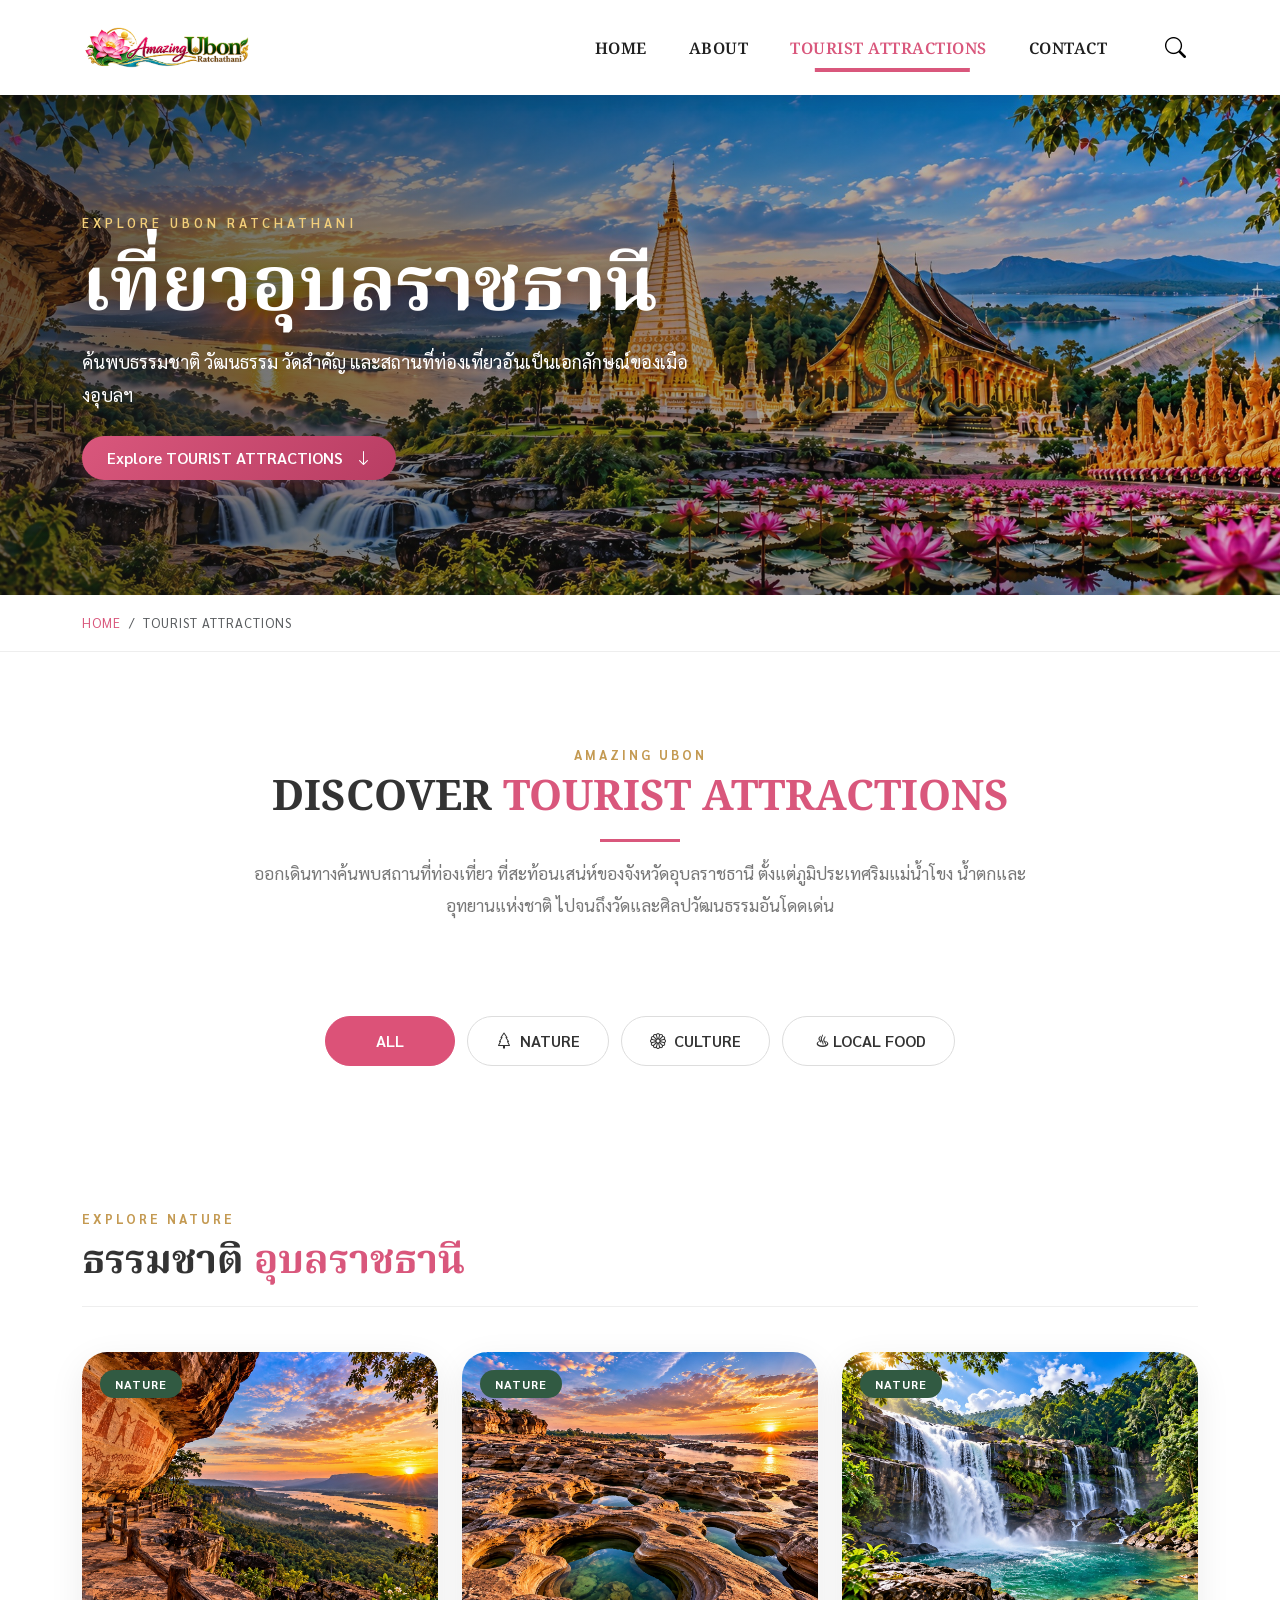
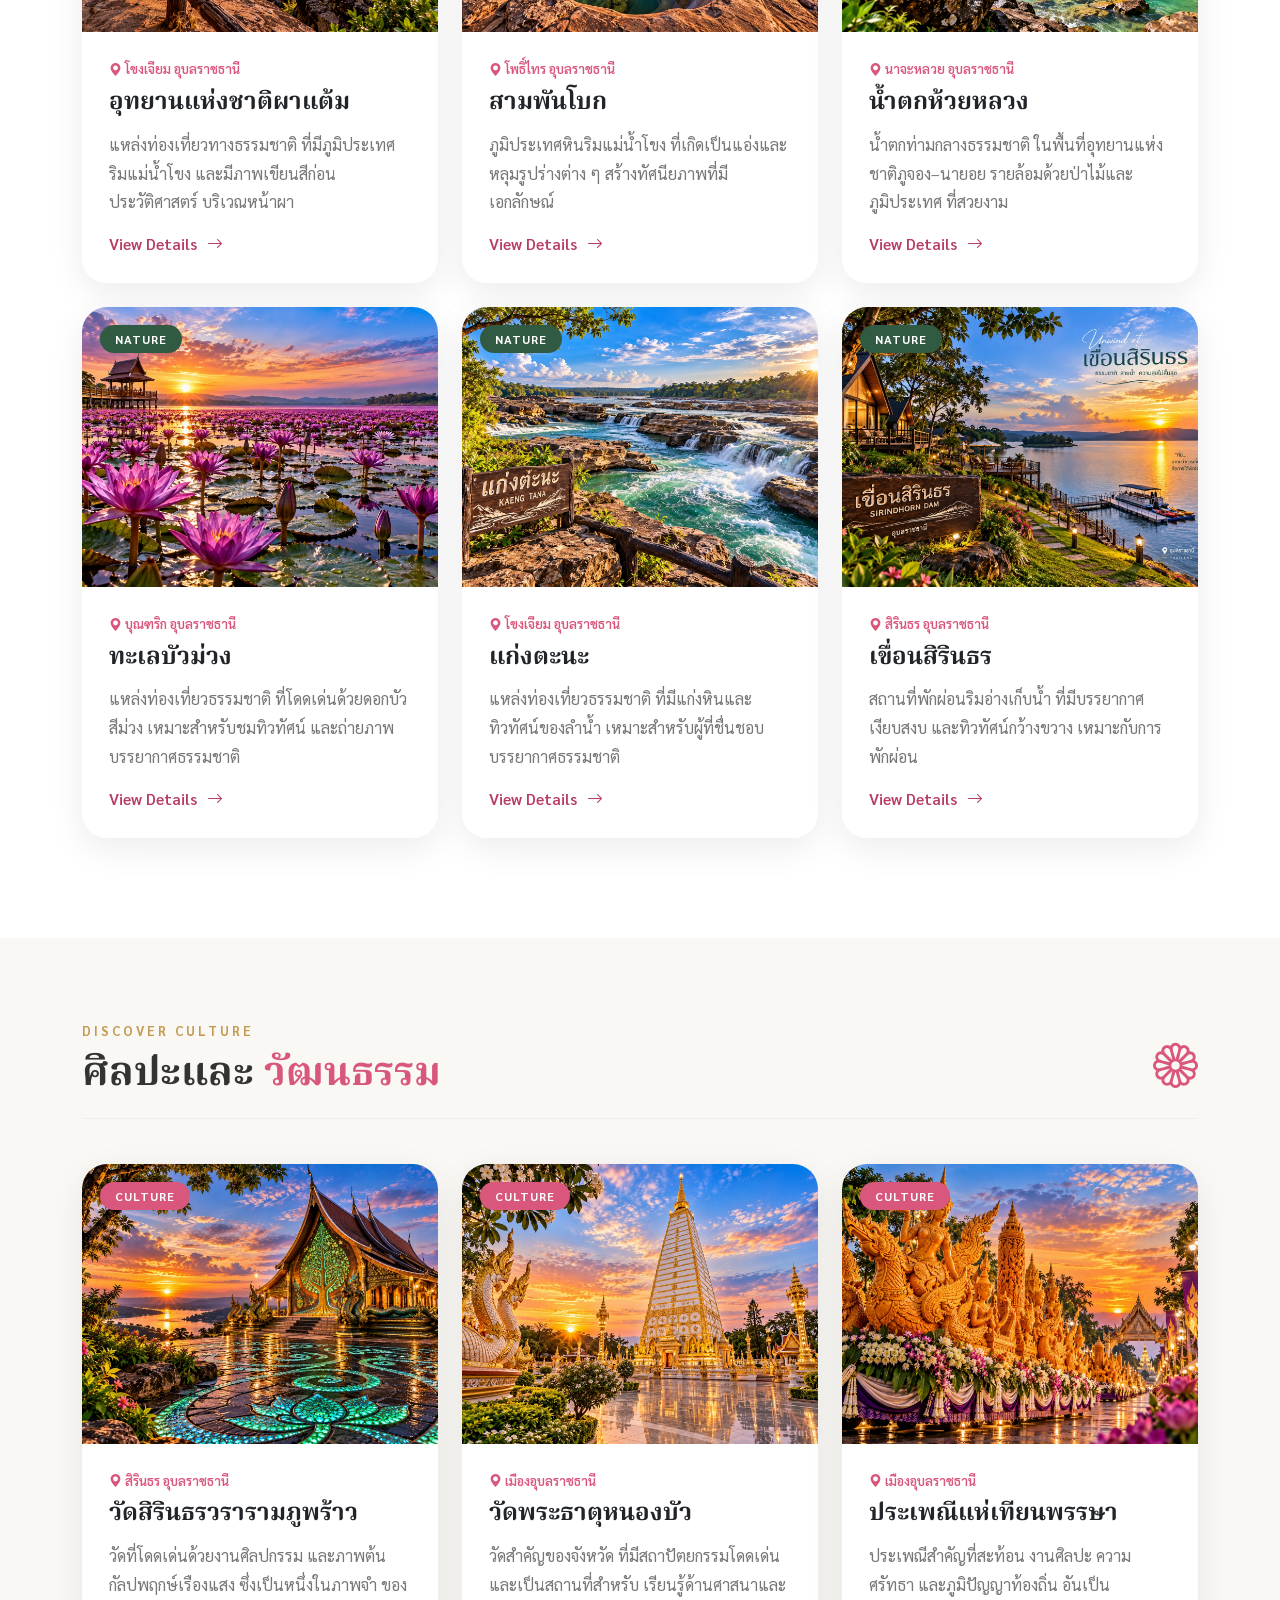
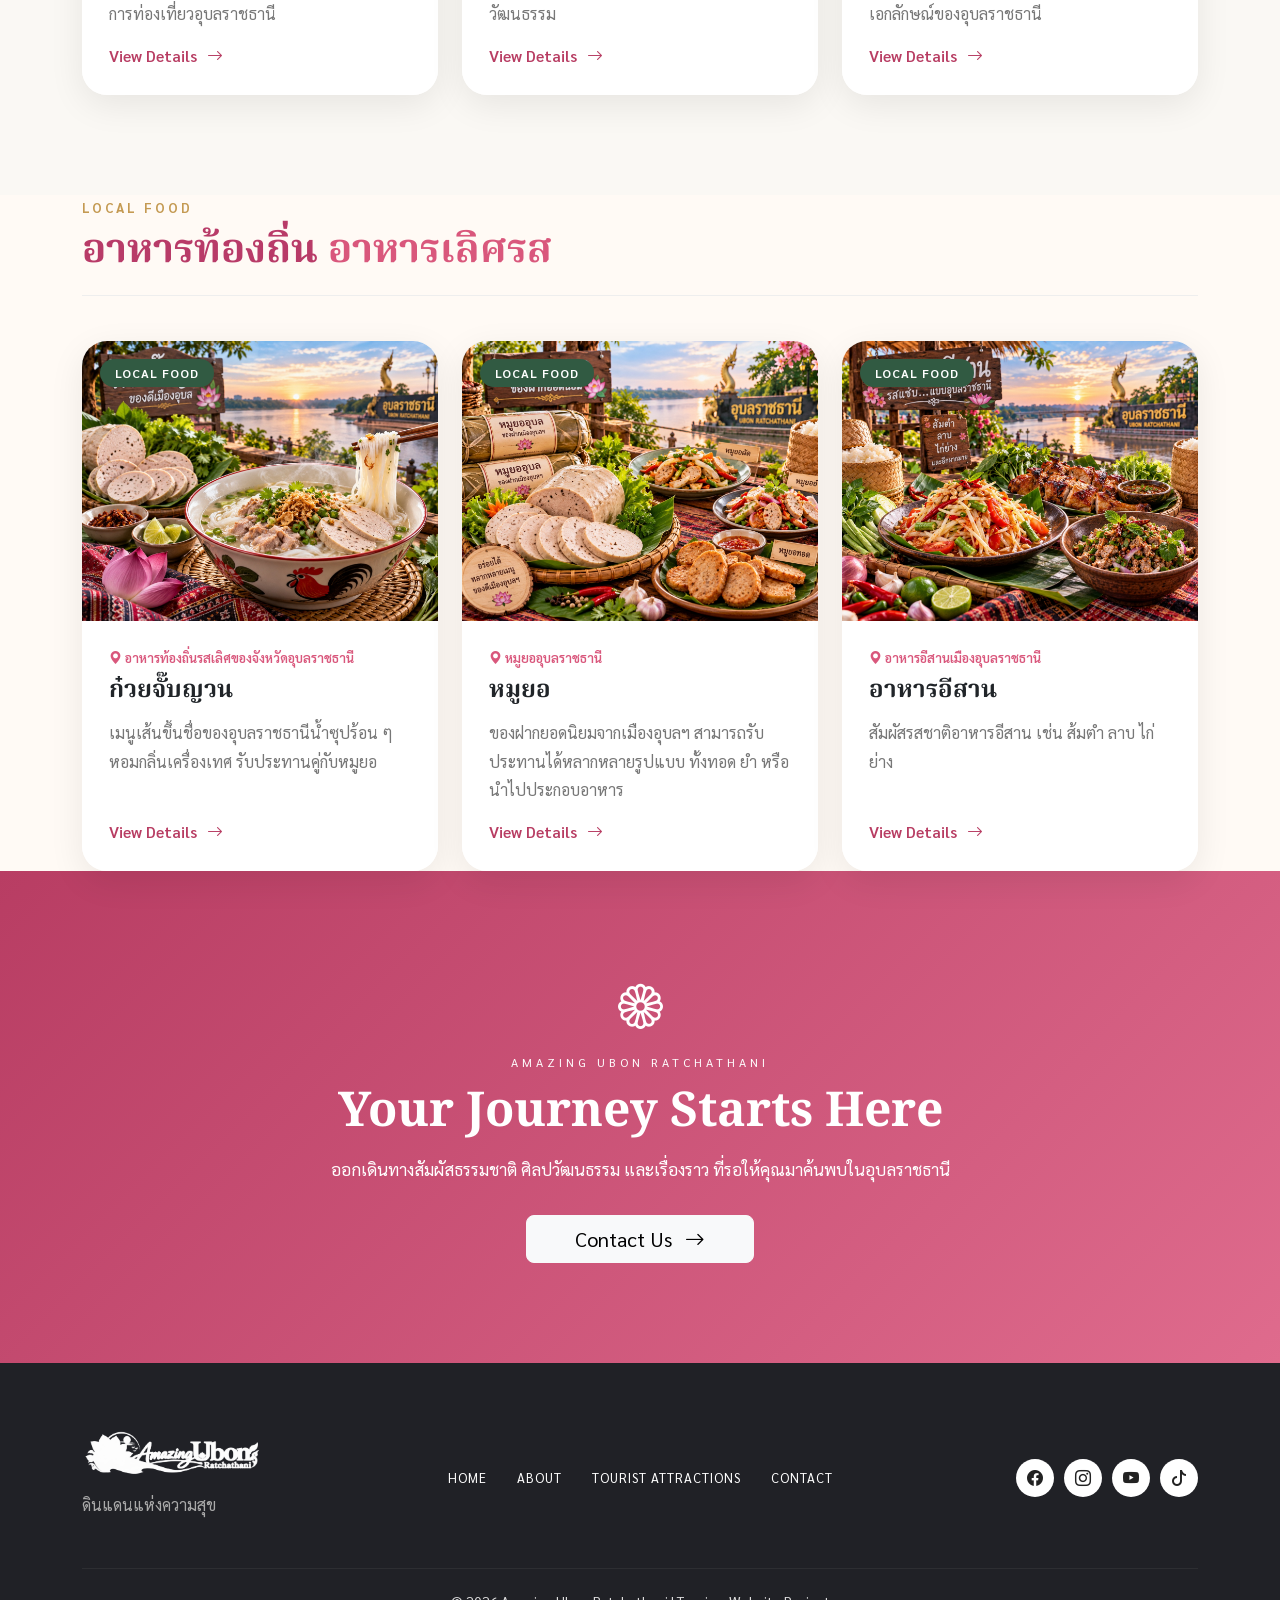
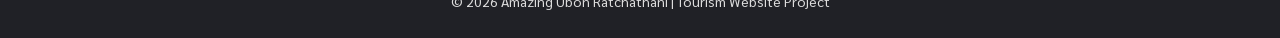
<file: services.html>
<!DOCTYPE html>
<html lang="th">

<head>
    <meta charset="UTF-8">
    <meta name="viewport" content="width=device-width, initial-scale=1.0">

    <title>TOURIST ATTRACTIONS | Amazing Ubon Ratchathani</title>

    <link rel="icon" href="images/logo.png">

    <!-- Bootstrap CSS -->
    <link href="https://cdn.jsdelivr.net/npm/bootstrap@5.3.8/dist/css/bootstrap.min.css"
          rel="stylesheet">

    <!-- Bootstrap Icons -->
    <link rel="stylesheet"
          href="https://cdn.jsdelivr.net/npm/bootstrap-icons@1.13.1/font/bootstrap-icons.min.css">

    <!-- Google Fonts -->
    <link rel="preconnect" href="https://fonts.googleapis.com">
    <link rel="preconnect" href="https://fonts.gstatic.com" crossorigin>

    <link href="https://fonts.googleapis.com/css2?family=Noto+Serif+Thai:wght@400;500;600;700&family=Sarabun:wght@300;400;500;600;700&display=swap"
          rel="stylesheet">

    <!-- Custom CSS -->
    <link rel="stylesheet" href="css/style.css">
</head>

<body>


<!-- ==================================================
     NAVBAR
================================================== -->

<nav class="navbar navbar-expand-lg navbar-light bg-white sticky-top">

    <div class="container">

        <a class="navbar-brand" href="index.html">
            <img src="images/logo.png"
                 alt="Amazing Ubon"
                 class="nav-logo">
        </a>

        <button class="navbar-toggler"
                type="button"
                data-bs-toggle="collapse"
                data-bs-target="#navbarMain">

            <span class="navbar-toggler-icon"></span>

        </button>

        <div class="collapse navbar-collapse" id="navbarMain">

            <ul class="navbar-nav ms-auto align-items-lg-center">

                <li class="nav-item">
                    <a class="nav-link" href="index.html">
                        HOME
                    </a>
                </li>

                <li class="nav-item">
                    <a class="nav-link" href="about.html">
                        ABOUT
                    </a>
                </li>

                <li class="nav-item dropdown">

                    <a class="nav-link dropdown-toggle active"
                       href="#"
                       data-bs-toggle="dropdown">

                        TOURIST ATTRACTIONS

                    </a>

                    <ul class="dropdown-menu">

                        <li>
                            <a class="dropdown-item"
                               href="services.html">
                                สถานที่ทั้งหมด
                            </a>
                        </li>

                        <li>
                            <a class="dropdown-item"
                               href="#nature">
                                ธรรมชาติ
                            </a>
                        </li>

                        <li>
                            <a class="dropdown-item"
                               href="#culture">
                                วัฒนธรรม
                            </a>
                        </li>



                        <li>
                            <a class="dropdown-item" href="#local-food">
                                อาหารท้องถิ่น
                            </a>
                        </li>


                        
                    </ul>

                </li>

                <li class="nav-item">
                    <a class="nav-link" href="contact.html">
                        CONTACT
                    </a>
                </li>

                <li class="nav-item ms-lg-3">

                    <button class="search-btn"
                            data-bs-toggle="modal"
                            data-bs-target="#searchModal">

                        <i class="bi bi-search"></i>

                    </button>

                </li>

            </ul>

        </div>

    </div>

</nav>


<!-- ==================================================
     TOURIST ATTRACTIONS HERO
================================================== -->

<section class="destination-hero">

    <img src="images/destination-banner.jpg"
         class="destination-hero-img"
         alt="สถานที่ท่องเที่ยวจังหวัดอุบลราชธานี">

    <div class="destination-hero-overlay"></div>

    <div class="container destination-hero-content">

        <span class="destination-small">
            EXPLORE UBON RATCHATHANI
        </span>

        <h1>
            เที่ยวอุบลราชธานี
        </h1>

        <p>
            ค้นพบธรรมชาติ วัฒนธรรม วัดสำคัญ
            และสถานที่ท่องเที่ยวอันเป็นเอกลักษณ์ของเมืองอุบลฯ
        </p>

        <a href="#destinations"
           class="btn btn-ubon">

            Explore TOURIST ATTRACTIONS

            <i class="bi bi-arrow-down ms-2"></i>

        </a>

    </div>

</section>


<!-- ==================================================
     BREADCRUMB
================================================== -->

<section class="breadcrumb-section">

    <div class="container">

        <nav aria-label="breadcrumb">

            <ol class="breadcrumb mb-0">

                <li class="breadcrumb-item">
                    <a href="index.html">
                        HOME
                    </a>
                </li>

                <li class="breadcrumb-item active">
                    TOURIST ATTRACTIONS
                </li>

            </ol>

        </nav>

    </div>

</section>


<!-- ==================================================
     INTRODUCTION
================================================== -->

<section class="destination-intro" id="destinations">

    <div class="container text-center">

        <span class="section-small">
            AMAZING UBON
        </span>

        <h2 class="section-title">
            DISCOVER
            <span>TOURIST ATTRACTIONS</span>
        </h2>

        <div class="title-line"></div>

        <p class="destination-intro-text">

            ออกเดินทางค้นพบสถานที่ท่องเที่ยว
            ที่สะท้อนเสน่ห์ของจังหวัดอุบลราชธานี
            ตั้งแต่ภูมิประเทศริมแม่น้ำโขง
            น้ำตกและอุทยานแห่งชาติ
            ไปจนถึงวัดและศิลปวัฒนธรรมอันโดดเด่น

        </p>

    </div>

</section>


<!-- ==================================================
     CATEGORY BUTTONS
================================================== -->

<section class="destination-filter">

    <div class="container text-center">

        <div class="filter-buttons">

            <a href="#destinations"
               class="btn filter-btn active">
                ALL
            </a>

            <a href="#nature"
               class="btn filter-btn">
                <i class="bi bi-tree me-1"></i>
                NATURE
            </a>

            <a href="#culture"
               class="btn filter-btn">
                <i class="bi bi-flower1 me-1"></i>
                CULTURE
            </a>
            
             <a href="#local-food" 
             class="btn filter-btn">
                <i class="bi bi-food me-1"></i>
                ♨ LOCAL FOOD
            </a>

</div>
        </div>

    </div>

</section>


<!-- ==================================================
     NATURE
================================================== -->

<section class="destination-section" id="nature">

    <div class="container">

        <div class="destination-section-heading">

            <div>

                <span class="section-small">
                    EXPLORE NATURE
                </span>

                <h2>
                    ธรรมชาติ
                    <span>อุบลราชธานี</span>
                </h2>

            </div>

            <i class="bi bi-mountains destination-heading-icon"></i>

        </div>


        <div class="row g-4">


            <!-- ================================
                 1 PHA TAEM
            ================================= -->

            <div class="col-lg-4 col-md-6">

                <div class="card destination-card h-100">

                    <div class="destination-image">

                        <img src="images/phataem.jpg"
                             class="card-img-top"
                             alt="อุทยานแห่งชาติผาแต้ม">

                        <span class="badge destination-badge">
                            NATURE
                        </span>

                    </div>

                    <div class="card-body">

                        <div class="destination-location">
                            <i class="bi bi-geo-alt-fill"></i>
                            โขงเจียม อุบลราชธานี
                        </div>

                        <h3 class="card-title">
                            อุทยานแห่งชาติผาแต้ม
                        </h3>

                        <p class="card-text">
                            แหล่งท่องเที่ยวทางธรรมชาติ
                            ที่มีภูมิประเทศริมแม่น้ำโขง
                            และมีภาพเขียนสีก่อนประวัติศาสตร์
                            บริเวณหน้าผา
                        </p>

                    </div>

                    <div class="card-footer">

                        <button class="destination-link"
                                data-bs-toggle="modal"
                                data-bs-target="#phataemModal">

                            View Details

                            <i class="bi bi-arrow-right"></i>

                        </button>

                    </div>

                </div>

            </div>


            <!-- ================================
                 2 SAM PHAN BOK
            ================================= -->

            <div class="col-lg-4 col-md-6">

                <div class="card destination-card h-100">

                    <div class="destination-image">

                        <img src="images/samphanbok.jpg"
                             class="card-img-top"
                             alt="สามพันโบก">

                        <span class="badge destination-badge">
                            NATURE
                        </span>

                    </div>

                    <div class="card-body">

                        <div class="destination-location">
                            <i class="bi bi-geo-alt-fill"></i>
                            โพธิ์ไทร อุบลราชธานี
                        </div>

                        <h3 class="card-title">
                            สามพันโบก
                        </h3>

                        <p class="card-text">
                            ภูมิประเทศหินริมแม่น้ำโขง
                            ที่เกิดเป็นแอ่งและหลุมรูปร่างต่าง ๆ
                            สร้างทัศนียภาพที่มีเอกลักษณ์
                        </p>

                    </div>

                    <div class="card-footer">

                        <button class="destination-link"
                                data-bs-toggle="modal"
                                data-bs-target="#samphanbokModal">

                            View Details

                            <i class="bi bi-arrow-right"></i>

                        </button>

                    </div>

                </div>

            </div>


            <!-- ================================
                 3 HUAI LUANG
            ================================= -->

            <div class="col-lg-4 col-md-6">

                <div class="card destination-card h-100">

                    <div class="destination-image">

                        <img src="images/huailuang.jpg"
                             class="card-img-top"
                             alt="น้ำตกห้วยหลวง">

                        <span class="badge destination-badge">
                            NATURE
                        </span>

                    </div>

                    <div class="card-body">

                        <div class="destination-location">
                            <i class="bi bi-geo-alt-fill"></i>
                            นาจะหลวย อุบลราชธานี
                        </div>

                        <h3 class="card-title">
                            น้ำตกห้วยหลวง
                        </h3>

                        <p class="card-text">
                            น้ำตกท่ามกลางธรรมชาติ
                            ในพื้นที่อุทยานแห่งชาติภูจอง–นายอย
                            รายล้อมด้วยป่าไม้และภูมิประเทศ
                            ที่สวยงาม
                        </p>

                    </div>

                    <div class="card-footer">

                        <button class="destination-link"
                                data-bs-toggle="modal"
                                data-bs-target="#huailuangModal">

                            View Details

                            <i class="bi bi-arrow-right"></i>

                        </button>

                    </div>

                </div>

            </div>


            <!-- ================================
                 4 PURPLE LOTUS
            ================================= -->

            <div class="col-lg-4 col-md-6">

                <div class="card destination-card h-100">

                    <div class="destination-image">

                        <img src="images/purple-lotus.jpg"
                             class="card-img-top"
                             alt="ทะเลบัวม่วง">

                        <span class="badge destination-badge">
                            NATURE
                        </span>

                    </div>

                    <div class="card-body">

                        <div class="destination-location">
                            <i class="bi bi-geo-alt-fill"></i>
                            บุณฑริก อุบลราชธานี
                        </div>

                        <h3 class="card-title">
                            ทะเลบัวม่วง
                        </h3>

                        <p class="card-text">
                            แหล่งท่องเที่ยวธรรมชาติ
                            ที่โดดเด่นด้วยดอกบัวสีม่วง
                            เหมาะสำหรับชมทิวทัศน์
                            และถ่ายภาพบรรยากาศธรรมชาติ
                        </p>

                    </div>

                    <div class="card-footer">

                        <button class="destination-link"
                                data-bs-toggle="modal"
                                data-bs-target="#lotusModal">

                            View Details

                            <i class="bi bi-arrow-right"></i>

                        </button>

                    </div>

                </div>

            </div>


            <!-- ================================
                 5 KAENG TANA
            ================================= -->

            <div class="col-lg-4 col-md-6">

                <div class="card destination-card h-100">

                    <div class="destination-image">

                        <img src="images/kaengtana.jpg"
                             class="card-img-top"
                             alt="แก่งตะนะ">

                        <span class="badge destination-badge">
                            NATURE
                        </span>

                    </div>

                    <div class="card-body">

                        <div class="destination-location">
                            <i class="bi bi-geo-alt-fill"></i>
                            โขงเจียม อุบลราชธานี
                        </div>

                        <h3 class="card-title">
                            แก่งตะนะ
                        </h3>

                        <p class="card-text">
                            แหล่งท่องเที่ยวธรรมชาติ
                            ที่มีแก่งหินและทิวทัศน์ของลำน้ำ
                            เหมาะสำหรับผู้ที่ชื่นชอบ
                            บรรยากาศธรรมชาติ
                        </p>

                    </div>

                    <div class="card-footer">

                        <button class="destination-link"
                                data-bs-toggle="modal"
                                data-bs-target="#kaengtanaModal">

                            View Details

                            <i class="bi bi-arrow-right"></i>

                        </button>

                    </div>

                </div>

            </div>


            <!-- ================================
                 6 SIRINDHORN DAM
            ================================= -->

            <div class="col-lg-4 col-md-6">

                <div class="card destination-card h-100">

                    <div class="destination-image">

                        <img src="images/sirindhorn-dam.jpg"
                             class="card-img-top"
                             alt="เขื่อนสิรินธร">

                        <span class="badge destination-badge">
                            NATURE
                        </span>

                    </div>

                    <div class="card-body">

                        <div class="destination-location">
                            <i class="bi bi-geo-alt-fill"></i>
                            สิรินธร อุบลราชธานี
                        </div>

                        <h3 class="card-title">
                            เขื่อนสิรินธร
                        </h3>

                        <p class="card-text">
                            สถานที่พักผ่อนริมอ่างเก็บน้ำ
                            ที่มีบรรยากาศเงียบสงบ
                            และทิวทัศน์กว้างขวาง
                            เหมาะกับการพักผ่อน
                        </p>

                    </div>

                    <div class="card-footer">

                        <button class="destination-link"
                                data-bs-toggle="modal"
                                data-bs-target="#sirindhornModal">

                            View Details

                            <i class="bi bi-arrow-right"></i>

                        </button>

                    </div>

                </div>

            </div>

        </div>

    </div>

</section>


<!-- ==================================================
     CULTURE
================================================== -->

<section class="destination-section culture-section" id="culture">

    <div class="container">

        <div class="destination-section-heading">

            <div>

                <span class="section-small">
                    DISCOVER CULTURE
                </span>

                <h2>
                    ศิลปะและ
                    <span>วัฒนธรรม</span>
                </h2>

            </div>

            <i class="bi bi-flower1 destination-heading-icon"></i>

        </div>


        <div class="row g-4">


            <!-- ================================
                 7 WAT PHU PRAO
            ================================= -->

            <div class="col-lg-4 col-md-6">

                <div class="card destination-card h-100">

                    <div class="destination-image">

                        <img src="images/watphuphrao.jpg"
                             class="card-img-top"
                             alt="วัดสิรินธรวรารามภูพร้าว">

                        <span class="badge destination-badge culture-badge">
                            CULTURE
                        </span>

                    </div>

                    <div class="card-body">

                        <div class="destination-location">
                            <i class="bi bi-geo-alt-fill"></i>
                            สิรินธร อุบลราชธานี
                        </div>

                        <h3 class="card-title">
                            วัดสิรินธรวรารามภูพร้าว
                        </h3>

                        <p class="card-text">
                            วัดที่โดดเด่นด้วยงานศิลปกรรม
                            และภาพต้นกัลปพฤกษ์เรืองแสง
                            ซึ่งเป็นหนึ่งในภาพจำ
                            ของการท่องเที่ยวอุบลราชธานี
                        </p>

                    </div>

                    <div class="card-footer">

                        <button class="destination-link"
                                data-bs-toggle="modal"
                                data-bs-target="#phuphraoModal">

                            View Details

                            <i class="bi bi-arrow-right"></i>

                        </button>

                    </div>

                </div>

            </div>


            <!-- ================================
                 8 WAT PHRA THAT NONG BUA
            ================================= -->

            <div class="col-lg-4 col-md-6">

                <div class="card destination-card h-100">

                    <div class="destination-image">

                        <img src="images/watnongbua.jpg"
                             class="card-img-top"
                             alt="วัดพระธาตุหนองบัว">

                        <span class="badge destination-badge culture-badge">
                            CULTURE
                        </span>

                    </div>

                    <div class="card-body">

                        <div class="destination-location">
                            <i class="bi bi-geo-alt-fill"></i>
                            เมืองอุบลราชธานี
                        </div>

                        <h3 class="card-title">
                            วัดพระธาตุหนองบัว
                        </h3>

                        <p class="card-text">
                            วัดสำคัญของจังหวัด
                            ที่มีสถาปัตยกรรมโดดเด่น
                            และเป็นสถานที่สำหรับ
                            เรียนรู้ด้านศาสนาและวัฒนธรรม
                        </p>

                    </div>

                    <div class="card-footer">

                        <button class="destination-link"
                                data-bs-toggle="modal"
                                data-bs-target="#nongbuaModal">

                            View Details

                            <i class="bi bi-arrow-right"></i>

                        </button>

                    </div>

                </div>

            </div>


            <!-- ================================
                 9 CANDLE FESTIVAL
            ================================= -->

            <div class="col-lg-4 col-md-6">

                <div class="card destination-card h-100">

                    <div class="destination-image">

                        <img src="images/candle.jpg"
                             class="card-img-top"
                             alt="ประเพณีแห่เทียนพรรษา">

                        <span class="badge destination-badge culture-badge">
                            CULTURE
                        </span>

                    </div>

                    <div class="card-body">

                        <div class="destination-location">
                            <i class="bi bi-geo-alt-fill"></i>
                            เมืองอุบลราชธานี
                        </div>

                        <h3 class="card-title">
                            ประเพณีแห่เทียนพรรษา
                        </h3>

                        <p class="card-text">
                            ประเพณีสำคัญที่สะท้อน
                            งานศิลปะ ความศรัทธา
                            และภูมิปัญญาท้องถิ่น
                            อันเป็นเอกลักษณ์ของอุบลราชธานี
                        </p>

                    </div>

                    <div class="card-footer">

                        <button class="destination-link"
                                data-bs-toggle="modal"
                                data-bs-target="#candleModal">

                            View Details

                            <i class="bi bi-arrow-right"></i>

                        </button>

                    </div>

                </div>

            </div>

        </div>

    </div>

</section>
<!-- ==================================================
     LOCAL FOOD
================================================== -->
<section id="local-food" class="local-food-section">
    <div class="container">

        <div class="destination-section-heading">

            <div>

                <span class="section-small">
                    LOCAL FOOD
                </span>

                <h2>
                    อาหารท้องถิ่น
                    <span>อาหารเลิศรส</span>
                </h2>

            </div>

            

        </div>


        <div class="row g-4">


            <!--ก๋วยจั๊บญวน-->

            <div class="col-lg-4 col-md-6">

                <div class="card destination-card h-100">

                    <div class="destination-image">

                        <img src="images/food-kuayjub.jpg"
                             class="card-img-top"
                             alt="ก๋วยจั๊บญวน">

                        <span class="badge destination-badge local-food-badge">
                            LOCAL FOOD
                        </span>

                    </div>

                    <div class="card-body">

                        <div class="destination-location">
                            <i class="bi bi-geo-alt-fill"></i>
                            อาหารท้องถิ่นรสเลิศของจังหวัดอุบลราชธานี
                        </div>

                        <h3 class="card-title">
                            ก๋วยจั๊บญวน
                        </h3>

                        <p class="card-text">
                            เมนูเส้นขึ้นชื่อของอุบลราชธานีน้ำซุปร้อน ๆ หอมกลิ่นเครื่องเทศ รับประทานคู่กับหมูยอ
                        </p>

                    </div>

                    <div class="card-footer">

                        <button class="destination-link"
                                data-bs-toggle="modal"
                                data-bs-target="#kuayjubModal">

                            View Details

                            <i class="bi bi-arrow-right"></i>

                        </button>

                    </div>

                </div>

            </div>


            <!-- หมูยอ-->

            <div class="col-lg-4 col-md-6">

                <div class="card destination-card h-100">

                    <div class="destination-image">

                        <img src="images/food-mooyor.jpg"
                             class="card-img-top"
                             alt="หมูยออุบลราชธานี">

                        <span class="badge destination-badge local-food-badge">
                            LOCAL FOOD
                        </span>

                    </div>

                    <div class="card-body">

                        <div class="destination-location">
                            <i class="bi bi-geo-alt-fill"></i>
                            หมูยออุบลราชธานี
                        </div>

                        <h3 class="card-title">
                            หมูยอ
                        </h3>

                        <p class="card-text">
                            ของฝากยอดนิยมจากเมืองอุบลฯ 
                            สามารถรับประทานได้หลากหลายรูปแบบ
                            ทั้งทอด ยำ หรือนำไปประกอบอาหาร
                        </p>

                    </div>

                    <div class="card-footer">

                        <button class="destination-link"
                                data-bs-toggle="modal"
                                data-bs-target="#mooyoModal">

                            View Details

                            <i class="bi bi-arrow-right"></i>

                        </button>

                    </div>

                </div>

            </div>


           <!-- อาหารอีสาน -->

            <div class="col-lg-4 col-md-6">

                <div class="card destination-card h-100">

                    <div class="destination-image">

                        <img src="images/food-isan.jpg"
                             class="card-img-top"
                             alt="อาหารอีสาน">

                        
                             <span class="badge destination-badge local-food-badge">
                            LOCAL FOOD
                        </span>

                    </div>

                    <div class="card-body">

                        <div class="destination-location">
                            <i class="bi bi-geo-alt-fill"></i>
                            อาหารอีสานเมืองอุบลราชธานี
                        </div>

                        <h3 class="card-title">
                            อาหารอีสาน
                        </h3>

                        <p class="card-text">
                             สัมผัสรสชาติอาหารอีสาน  เช่น ส้มตำ ลาบ ไก่ย่าง
                        </p>

                    </div>

                    <div class="card-footer">

                        <button class="destination-link"
                                data-bs-toggle="modal"
                                data-bs-target="#isanModal">

                            View Details

                            <i class="bi bi-arrow-right"></i>

                        </button>

                    </div>

                </div>

            </div>

        </div>

    </div>

</section>


<!-- ==================================================
     TRAVEL TABLE
================================================== -->

<!-- ==================================================
     CTA
================================================== -->

<section class="destination-cta">

    <div class="container text-center">

        <i class="bi bi-flower1 destination-cta-icon"></i>

        <span>
            AMAZING UBON RATCHATHANI
        </span>

        <h2>
            Your Journey Starts Here
        </h2>

        <p>
            ออกเดินทางสัมผัสธรรมชาติ
            ศิลปวัฒนธรรม และเรื่องราว
            ที่รอให้คุณมาค้นพบในอุบลราชธานี
        </p>

        <a href="contact.html"
           class="btn btn-light btn-lg px-5">

            Contact Us

            <i class="bi bi-arrow-right ms-2"></i>

        </a>

    </div>

</section>


<!-- ==================================================
     MODALS
================================================== -->

<!-- PHA TAEM -->

<div class="modal fade" id="phataemModal" tabindex="-1">

    <div class="modal-dialog modal-lg modal-dialog-centered">

        <div class="modal-content destination-modal">

            <div class="modal-header">

                <h5 class="modal-title">
                    อุทยานแห่งชาติผาแต้ม
                </h5>

                <button class="btn-close"
                        data-bs-dismiss="modal">
                </button>

            </div>

            <div class="modal-body">

                <img src="images/phataem.jpg"
                     class="modal-destination-image"
                     alt="ผาแต้ม">

                <span class="badge destination-badge-static">
                    NATURE
                </span>

                <h3>
                    อุทยานแห่งชาติผาแต้ม
                </h3>

                <p>
                    แหล่งท่องเที่ยวสำคัญในอำเภอโขงเจียม
                    มีภูมิประเทศริมแม่น้ำโขง
                    หน้าผา และแหล่งภาพเขียนสี
                    ก่อนประวัติศาสตร์
                </p>

            </div>

        </div>

    </div>

</div>


<!-- SAM PHAN BOK -->

<div class="modal fade" id="samphanbokModal" tabindex="-1">

    <div class="modal-dialog modal-lg modal-dialog-centered">

        <div class="modal-content destination-modal">

            <div class="modal-header">

                <h5 class="modal-title">
                    สามพันโบก
                </h5>

                <button class="btn-close"
                        data-bs-dismiss="modal">
                </button>

            </div>

            <div class="modal-body">

                <img src="images/samphanbok.jpg"
                     class="modal-destination-image"
                     alt="สามพันโบก">

                <h3>
                    สามพันโบก
                </h3>

                <p>
                    ภูมิประเทศหินริมแม่น้ำโขง
                    ที่มีแอ่งและหลุมตามธรรมชาติ
                    เป็นจุดเด่นสำหรับการชมทิวทัศน์
                    และถ่ายภาพ
                </p>

            </div>

        </div>

    </div>

</div>


<!-- HUAI LUANG -->

<div class="modal fade" id="huailuangModal" tabindex="-1">

    <div class="modal-dialog modal-lg modal-dialog-centered">

        <div class="modal-content destination-modal">

            <div class="modal-header">

                <h5 class="modal-title">
                    น้ำตกห้วยหลวง
                </h5>

                <button class="btn-close"
                        data-bs-dismiss="modal">
                </button>

            </div>

            <div class="modal-body">

                <img src="images/huailuang.jpg"
                     class="modal-destination-image"
                     alt="น้ำตกห้วยหลวง">

                <h3>
                    น้ำตกห้วยหลวง
                </h3>

                <p>
                    น้ำตกในพื้นที่อุทยานแห่งชาติภูจอง–นายอย
                    รายล้อมด้วยป่าและธรรมชาติ
                    เหมาะสำหรับการท่องเที่ยวเชิงธรรมชาติ
                </p>

            </div>

        </div>

    </div>

</div>


<!-- LOTUS -->

<div class="modal fade" id="lotusModal" tabindex="-1">

    <div class="modal-dialog modal-lg modal-dialog-centered">

        <div class="modal-content destination-modal">

            <div class="modal-header">

                <h5 class="modal-title">
                    ทะเลบัวม่วง
                </h5>

                <button class="btn-close"
                        data-bs-dismiss="modal">
                </button>

            </div>

            <div class="modal-body">

                <img src="images/purple-lotus.jpg"
                     class="modal-destination-image"
                     alt="ทะเลบัวม่วง">

                <h3>
                    ทะเลบัวม่วง
                </h3>

                <p>
                    พื้นที่ธรรมชาติที่มีดอกบัวสีม่วง
                    สร้างทัศนียภาพที่สวยงาม
                    เหมาะกับการชมธรรมชาติและถ่ายภาพ
                </p>

            </div>

        </div>

    </div>

</div>


<!-- KAENG TANA -->

<div class="modal fade" id="kaengtanaModal" tabindex="-1">

    <div class="modal-dialog modal-lg modal-dialog-centered">

        <div class="modal-content destination-modal">

            <div class="modal-header">

                <h5 class="modal-title">
                    แก่งตะนะ
                </h5>

                <button class="btn-close"
                        data-bs-dismiss="modal">
                </button>

            </div>

            <div class="modal-body">

                <img src="images/kaengtana.jpg"
                     class="modal-destination-image"
                     alt="แก่งตะนะ">

                <h3>
                    แก่งตะนะ
                </h3>

                <p>
                    แหล่งธรรมชาติที่มีแก่งหิน
                    และภูมิทัศน์ของลำน้ำ
                    เหมาะกับการพักผ่อน
                    และชมธรรมชาติ
                </p>

            </div>

        </div>

    </div>

</div>


<!-- SIRINDHORN -->

<div class="modal fade" id="sirindhornModal" tabindex="-1">

    <div class="modal-dialog modal-lg modal-dialog-centered">

        <div class="modal-content destination-modal">

            <div class="modal-header">

                <h5 class="modal-title">
                    เขื่อนสิรินธร
                </h5>

                <button class="btn-close"
                        data-bs-dismiss="modal">
                </button>

            </div>

            <div class="modal-body">

                <img src="images/sirindhorn-dam.jpg"
                     class="modal-destination-image"
                     alt="เขื่อนสิรินธร">

                <h3>
                    เขื่อนสิรินธร
                </h3>

                <p>
                    พื้นที่ริมอ่างเก็บน้ำ
                    ที่มีทัศนียภาพกว้างขวาง
                    เหมาะสำหรับการพักผ่อน
                    และชมบรรยากาศ
                </p>

            </div>

        </div>

    </div>

</div>


<!-- PHU PRAO -->

<div class="modal fade" id="phuphraoModal" tabindex="-1">

    <div class="modal-dialog modal-lg modal-dialog-centered">

        <div class="modal-content destination-modal">

            <div class="modal-header">

                <h5 class="modal-title">
                    วัดสิรินธรวรารามภูพร้าว
                </h5>

                <button class="btn-close"
                        data-bs-dismiss="modal">
                </button>

            </div>

            <div class="modal-body">

                <img src="images/watphuphrao.jpg"
                     class="modal-destination-image"
                     alt="วัดภูพร้าว">

                <h3>
                    วัดสิรินธรวรารามภูพร้าว
                </h3>

                <p>
                    วัดที่มีงานศิลปกรรมโดดเด่น
                    โดยเฉพาะภาพต้นกัลปพฤกษ์
                    ซึ่งเป็นเอกลักษณ์ของสถานที่
                </p>

            </div>

        </div>

    </div>

</div>


<!-- NONG BUA -->

<div class="modal fade" id="nongbuaModal" tabindex="-1">

    <div class="modal-dialog modal-lg modal-dialog-centered">

        <div class="modal-content destination-modal">

            <div class="modal-header">

                <h5 class="modal-title">
                    วัดพระธาตุหนองบัว
                </h5>

                <button class="btn-close"
                        data-bs-dismiss="modal">
                </button>

            </div>

            <div class="modal-body">

                <img src="images/watnongbua.jpg"
                     class="modal-destination-image"
                     alt="วัดพระธาตุหนองบัว">

                <h3>
                    วัดพระธาตุหนองบัว
                </h3>

                <p>
                    วัดสำคัญของจังหวัดอุบลราชธานี
                    ที่โดดเด่นด้วยสถาปัตยกรรม
                    และเป็นสถานที่เรียนรู้
                    ด้านศาสนาและวัฒนธรรม
                </p>

            </div>

        </div>

    </div>

</div>


<!-- CANDLE -->

<div class="modal fade" id="candleModal" tabindex="-1">

    <div class="modal-dialog modal-lg modal-dialog-centered">

        <div class="modal-content destination-modal">

            <div class="modal-header">

                <h5 class="modal-title">
                    ประเพณีแห่เทียนพรรษา
                </h5>

                <button class="btn-close"
                        data-bs-dismiss="modal">
                </button>

            </div>

            <div class="modal-body">

                <img src="images/candle.jpg"
                     class="modal-destination-image"
                     alt="ประเพณีแห่เทียนพรรษา">

                <h3>
                    ประเพณีแห่เทียนพรรษา
                </h3>

                <p>
                    ประเพณีสำคัญของจังหวัด
                    ที่แสดงถึงศิลปะ
                    ความศรัทธา และภูมิปัญญาท้องถิ่น
                    ผ่านงานเทียนอันประณีต
                </p>

            </div>

        </div>

    </div>

</div>



<!-- food-kuayjub -->

<div class="modal fade" id="kuayjubModal" tabindex="-1">

    <div class="modal-dialog modal-lg modal-dialog-centered">

        <div class="modal-content destination-modal">

            <div class="modal-header">

                <h5 class="modal-title">
                    อาหารก๋วยจั๊บ
                </h5>

                <button class="btn-close"
                        data-bs-dismiss="modal">
                </button>

            </div>

            <div class="modal-body">

                <img src="images/food-kuayjub.jpg"
                     class="modal-destination-image"
                     alt="อาหารก๋วยจั๊บ">

                <h3>
                    อาหารก๋วยจั๊บ
                </h3>

                <p>
                    อาหารพื้นเมืองของจังหวัดอุบลราชธานี
                    ที่มีรสชาติเผ็ดและเปรี้ยว
                    ซึ่งสะท้อนถึงวัฒนธรรมและประเพณีท้องถิ่น
                </p>

            </div>

        </div>

    </div>

</div>

<!-- food-mooyo -->

<div class="modal fade" id="mooyoModal" tabindex="-1">

    <div class="modal-dialog modal-lg modal-dialog-centered">

        <div class="modal-content destination-modal">

            <div class="modal-header">

                <h5 class="modal-title">
                    หมูยออุบลราชธานี
                </h5>

                <button class="btn-close"
                        data-bs-dismiss="modal">
                </button>

            </div>

            <div class="modal-body">

                <img src="images/food-mooyor.jpg"
                     class="modal-destination-image"
                     alt="หมูยออุบลราชธานี">

                <h3>
                    หมูยอ
                </h3>

                <p>
                    ของฝากยอดนิยมจากเมืองอุบลฯ 
                    สามารถรับประทานได้หลากหลายรูปแบบ
                    ทั้งทอด ยำ หรือนำไปประกอบอาหาร
                </p>

            </div>

        </div>

    </div>

</div>

<!-- food-isan -->

<div class="modal fade" id="isanModal" tabindex="-1">

    <div class="modal-dialog modal-lg modal-dialog-centered">

        <div class="modal-content destination-modal">

            <div class="modal-header">

                <h5 class="modal-title">
                    อาหารอีสาน
                </h5>

                <button class="btn-close"
                        data-bs-dismiss="modal">
                </button>

            </div>

            <div class="modal-body">

                <img src="images/food-isan.jpg"
                     class="modal-destination-image"
                     alt="อาหารอีสาน">

                <h3>
                    อาหารอีสาน
                </h3>

                <p>
                    สัมผัสรสชาติอาหารอีสาน  เช่น ส้มตำ ลาบ ไก่ย่าง
                </p>

            </div>

        </div>

    </div>

</div>

<!-- ==================================================
     SEARCH MODAL
================================================== -->

<div class="modal fade"
     id="searchModal"
     tabindex="-1">

    <div class="modal-dialog modal-dialog-centered">

        <div class="modal-content">

            <div class="modal-header">

                <h5 class="modal-title">
                    ค้นหาสถานที่ท่องเที่ยว
                </h5>

                <button class="btn-close"
                        data-bs-dismiss="modal">
                </button>

            </div>

            <div class="modal-body">

                <div class="input-group">

                    <input type="text"
                           class="form-control"
                           placeholder="ค้นหาสถานที่...">

                    <button class="btn btn-ubon">

                        <i class="bi bi-search"></i>

                    </button>

                </div>

            </div>

        </div>

    </div>

</div>


<!-- ==================================================
     FOOTER
================================================== -->

<footer class="footer">

    <div class="container">

        <div class="row align-items-center gy-4">

            <div class="col-lg-3">

                <img src="images/logo.png"
                     class="footer-logo"
                     alt="Amazing Ubon">

                <p class="footer-slogan">
                    ดินแดนแห่งความสุข
                </p>

            </div>


            <div class="col-lg-6">

                <div class="footer-menu">

                    <a href="index.html">
                        HOME
                    </a>

                    <a href="about.html">
                        ABOUT
                    </a>

                    <a href="services.html">
                        TOURIST ATTRACTIONS
                    </a>

                    <a href="contact.html">
                        CONTACT
                    </a>

                </div>

            </div>


            <div class="col-lg-3 text-lg-end">

                <div class="social-links">

                    <a href="#">
                        <i class="bi bi-facebook"></i>
                    </a>

                    <a href="#">
                        <i class="bi bi-instagram"></i>
                    </a>

                    <a href="#">
                        <i class="bi bi-youtube"></i>
                    </a>

                    <a href="#">
                        <i class="bi bi-tiktok"></i>
                    </a>

                </div>

            </div>

        </div>


        <hr>


        <div class="text-center">

            <small>
                © 2026 Amazing Ubon Ratchathani
                | Tourism Website Project
            </small>

        </div>

    </div>

</footer>


<!-- Bootstrap JS -->
<script src="https://cdn.jsdelivr.net/npm/bootstrap@5.3.8/dist/js/bootstrap.bundle.min.js"></script>

<!-- Custom JS -->
<script src="js/script.js"></script>

</body>
</html>
</file>
<file: css/style.css>
/* ==================================================
   ROOT COLORS
================================================== */

:root {

    --ubon-pink: #d9577c;
    --ubon-pink-dark: #b83d63;

    --ubon-gold: #c49a52;

    --ubon-dark: #202126;

    --ubon-green: #315a42;

    --ubon-cream: #faf8f4;

    --ubon-white: #ffffff;

}


/* ==================================================
   GENERAL
================================================== */

* {
    box-sizing: border-box;
}

html {
    scroll-behavior: smooth;
}

body {

    margin: 0;

    font-family: 'Sarabun', sans-serif;

    color: #333;

    background: #fff;

}


/* หัวข้อภาษาไทย */
h1,
h2,
h3,
h4,
h5,
h6 {

    font-family: 'Noto Serif Thai', serif;

}


/* ==================================================
   NAVBAR
================================================== */

.navbar {

    min-height: 90px;

    padding: 8px 0;

    box-shadow:
        0 3px 15px rgba(0,0,0,0.08);

}


.nav-logo {

    width: 170px;

    max-height: 70px;

    object-fit: contain;

}


.navbar-nav {

    gap: 18px;

}


.navbar .nav-link {

    position: relative;

    padding: 30px 12px 25px !important;

    color: #202020;

    font-family: 'Noto Serif Thai', serif;

    font-weight: 600;

    letter-spacing: .5px;

}


.navbar .nav-link::after {

    content: "";

    position: absolute;

    left: 50%;
    bottom: 15px;

    width: 0;
    height: 2px;

    background: var(--ubon-pink);

    transform: translateX(-50%);

    transition: .3s;

}


.navbar .nav-link:hover,
.navbar .nav-link.active {

    color: var(--ubon-pink);

}


.navbar .nav-link:hover::after,
.navbar .nav-link.active::after {

    width: 70%;

}


.search-btn {

    width: 45px;
    height: 45px;

    border: 0;

    border-radius: 50%;

    background: transparent;

    font-size: 21px;

    transition: .3s;

}


.search-btn:hover {

    background: #f8e5eb;

    color: var(--ubon-pink);

}


/* ==================================================
   HERO
================================================== */

#heroCarousel {

    position: relative;

}


.hero-img {

    width: 100%;

    height: 680px;

    object-fit: cover;

}


.hero-overlay {

    position: absolute;

    inset: 0;

    background:
        linear-gradient(
            90deg,
            rgba(0,0,0,.46) 0%,
            rgba(0,0,0,.15) 50%,
            rgba(0,0,0,.12) 100%
        );

}


.hero-content {

    top: 50%;
    bottom: auto;

    left: 10%;

    width: 620px;

    text-align: left;

    transform: translateY(-50%);

}


.hero-small {

    display: inline-block;

    margin-bottom: 10px;

    color: #fff;

    letter-spacing: 4px;

    font-size: 14px;

}


.hero-content h1 {

    margin-bottom: 0;

    color: white;

    font-size: clamp(3rem, 6vw, 6rem);

    font-weight: 700;

    line-height: 1.1;

    text-shadow:
        0 3px 15px rgba(0,0,0,.3);

}


.hero-content h2 {

    display: inline-block;

    margin: 15px 0;

    padding: 7px 25px;

    color: white;

    background: var(--ubon-pink);

    font-size: 2rem;

    transform: rotate(-1deg);

}


.hero-content p {

    color: white;

    font-size: 17px;

    letter-spacing: 2px;

}


/* Carousel arrows */

.carousel-control-prev,
.carousel-control-next {

    width: 60px;
    height: 60px;

    top: 50%;

    margin: 0 25px;

    border: 1px solid rgba(255,255,255,.8);

    border-radius: 50%;

    background: rgba(0,0,0,.35);

    transform: translateY(-50%);

}


.carousel-indicators [data-bs-target] {

    width: 11px;
    height: 11px;

    border-radius: 50%;

}


/* ==================================================
   BUTTON
================================================== */

.btn-ubon {

    padding: 13px 30px;

    border: 1px solid var(--ubon-pink);

    border-radius: 50px;

    color: white;

    background:
        linear-gradient(
            135deg,
            var(--ubon-pink),
            var(--ubon-pink-dark)
        );

    font-weight: 600;

    box-shadow:
        0 8px 20px rgba(217,87,124,.25);

    transition: .3s;

}


.btn-ubon:hover {

    color: white;

    background: var(--ubon-pink-dark);

    transform: translateY(-3px);

}


/* ==================================================
   INTRO
================================================== */

.intro-section {

    padding: 70px 0 25px;

    background:
        linear-gradient(
            rgba(255,255,255,.96),
            rgba(255,255,255,.96)
        );

}


.section-small {

    color: var(--ubon-gold);

    font-size: 13px;

    font-weight: 700;

    letter-spacing: 3px;

}


.section-title {

    margin-top: 8px;

    font-size: 42px;

    font-weight: 700;

    text-align: center;

}


.section-title span {

    color: var(--ubon-pink);

}


.title-line {

    width: 80px;
    height: 3px;

    margin: 15px auto;

    background: var(--ubon-pink);

}


.intro-text {

    max-width: 750px;

    margin: auto;

    color: #666;

    font-size: 18px;

    line-height: 1.9;

}


/* ==================================================
   DISCOVER CARDS
================================================== */

.discover-section {

    padding: 35px 0 80px;

}


.discover-card {

    position: relative;

    height: 340px;

    overflow: hidden;

    border-radius: 24px;

    box-shadow:
        0 10px 30px rgba(0,0,0,.12);

}


.discover-card img {

    width: 100%;
    height: 100%;

    object-fit: cover;

    transition: transform .6s;

}


.discover-card:hover img {

    transform: scale(1.08);

}


.card-dark-overlay {

    position: absolute;

    inset: 0;

    background:
        linear-gradient(
            transparent 35%,
            rgba(0,0,0,.85) 100%
        );

}


.discover-content {

    position: absolute;

    left: 25px;
    right: 25px;
    bottom: 22px;

    display: flex;

    align-items: center;

    gap: 15px;

    color: white;

}


.discover-content h3 {

    margin: 0;

    font-size: 28px;

}


.discover-content p {

    margin: 3px 0 0;

}


.discover-icon {

    font-size: 38px;

}


.round-arrow {

    width: 45px;
    height: 45px;

    margin-left: auto;

    display: flex;

    align-items: center;
    justify-content: center;

    border: 1px solid white;

    border-radius: 50%;

    color: white;

    background: transparent;

    text-decoration: none;

    transition: .3s;

}


.round-arrow:hover {

    color: white;

    background: var(--ubon-pink);

    border-color: var(--ubon-pink);

}


/* ==================================================
   ALERT
================================================== */

.travel-alert {

    padding: 18px 25px;

    border: 0;
    border-left: 4px solid var(--ubon-pink);

    background: #fff4f7;

    color: #653444;

}


/* ==================================================
   WHY UBON
================================================== */

.why-section {

    padding: 90px 0;

    background: var(--ubon-cream);

}


.why-image {

    width: 100%;

    border-radius: 30px;

    box-shadow:
        0 15px 40px rgba(0,0,0,.12);

}


.why-section .section-title {

    text-align: left;

}


.why-section p {

    margin: 20px 0 30px;

    color: #666;

    font-size: 17px;

    line-height: 1.9;

}


/* ==================================================
   ACCORDION
================================================== */

.travel-info {

    padding: 90px 0;

}


.accordion {

    max-width: 900px;

    margin: auto;

}


.accordion-item {

    margin-bottom: 12px;

    overflow: hidden;

    border: 1px solid #eee !important;

    border-radius: 15px !important;

}


.accordion-button {

    padding: 20px;

    font-family: 'Sarabun', sans-serif;

    font-weight: 600;

}


.accordion-button:not(.collapsed) {

    color: var(--ubon-pink-dark);

    background: #fff1f5;

    box-shadow: none;

}


.accordion-button:focus {

    box-shadow: none;

}


/* ==================================================
   CTA
================================================== */

.main-cta {

    padding: 90px 0;

    color: white;

    background:
        linear-gradient(
            135deg,
            #b83d63,
            #d9577c
        );

}


.cta-lotus {

    font-size: 45px;

}


.main-cta h2 {

    margin: 10px 0 0;

    font-size: 48px;

}


.main-cta h3 {

    font-weight: 400;

}


.main-cta p {

    max-width: 600px;

    margin: 20px auto 30px;

}


/* ==================================================
   FOOTER
================================================== */

.footer {

    padding: 60px 0 25px;

    color: #ddd;

    background: #202126;

}


.footer-logo {

    width: 180px;

    filter: brightness(0) invert(1);

}


.footer-slogan {

    margin-top: 10px;

    color: #aaa;

}


.footer-menu {

    display: flex;

    justify-content: center;

    gap: 30px;

}


.footer-menu a {

    color: white;

    text-decoration: none;

    font-size: 13px;

    letter-spacing: 1px;

}


.footer-menu a:hover {

    color: var(--ubon-pink);

}


.social-links {

    display: flex;

    justify-content: flex-end;

    gap: 10px;

}


.social-links a {

    width: 38px;
    height: 38px;

    display: flex;

    align-items: center;
    justify-content: center;

    border-radius: 50%;

    color: #222;

    background: white;

    text-decoration: none;

    transition: .3s;

}


.social-links a:hover {

    color: white;

    background: var(--ubon-pink);

}


.footer hr {

    margin: 35px 0 20px;

    border-color: #555;

}


/* ==================================================
   RESPONSIVE
================================================== */

@media (max-width: 991px) {

    .navbar-nav {

        gap: 0;

    }


    .navbar .nav-link {

        padding: 12px !important;

    }


    .navbar .nav-link::after {

        display: none;

    }


    .hero-img {

        height: 600px;

    }


    .hero-content {

        left: 8%;

        width: 84%;

    }


    .hero-content h1 {

        font-size: 4rem;

    }


    .footer-menu {

        justify-content: flex-start;

        flex-wrap: wrap;

    }


    .social-links {

        justify-content: flex-start;

    }

}


@media (max-width: 576px) {

    .nav-logo {

        width: 130px;

    }


    .hero-img {

        height: 520px;

    }


    .hero-content {

        left: 7%;

        width: 86%;

    }


    .hero-content h1 {

        font-size: 2.7rem;

    }


    .hero-content h2 {

        font-size: 1.4rem;

    }


    .hero-content p {

        font-size: 13px;

    }


    .section-title {

        font-size: 32px;

    }


    .discover-card {

        height: 300px;

    }


    .carousel-control-prev,
    .carousel-control-next {

        width: 45px;
        height: 45px;

        margin: 0 8px;

    }

}



/* ==================================================
   ABOUT HERO
================================================== */

.about-hero {
    position: relative;
    height: 460px;
    overflow: hidden;
}

.about-hero-img {
    width: 100%;
    height: 100%;
    object-fit: cover;
}

.about-hero-overlay {
    position: absolute;
    inset: 0;

    background:
        linear-gradient(
            90deg,
            rgba(20, 20, 20, .65),
            rgba(20, 20, 20, .18)
        );
}

.about-hero-content {
    position: absolute;

    top: 50%;
    left: 50%;

    transform: translate(-50%, -50%);

    color: white;
}

.about-small {
    color: #f3cf7a;

    font-size: 13px;
    font-weight: 600;

    letter-spacing: 4px;
}

.about-hero h1 {
    margin: 10px 0;

    font-size: clamp(3rem, 6vw, 5rem);

    font-weight: 700;

    text-shadow:
        0 4px 20px rgba(0, 0, 0, .35);
}

.about-hero p {
    max-width: 650px;

    margin: 0;

    font-size: 19px;
    line-height: 1.8;
}


/* ==================================================
   BREADCRUMB
================================================== */

.breadcrumb-section {
    padding: 18px 0;

    border-bottom: 1px solid #eee;

    background: #fff;
}

.breadcrumb {
    font-size: 13px;
    letter-spacing: 1px;
}

.breadcrumb a {
    color: var(--ubon-pink);
    text-decoration: none;
}


/* ==================================================
   ABOUT STORY
================================================== */

.about-story {
    padding: 100px 0;
}

.about-image-box {
    position: relative;
}

.about-main-image {
    width: 100%;
    height: 550px;

    object-fit: cover;

    border-radius: 30px;

    box-shadow:
        0 20px 50px rgba(0, 0, 0, .13);
}

.about-image-badge {
    position: absolute;

    right: -20px;
    bottom: 35px;

    display: flex;
    align-items: center;

    gap: 12px;

    padding: 17px 25px;

    border-radius: 50px;

    color: white;

    background:
        linear-gradient(
            135deg,
            var(--ubon-pink),
            var(--ubon-pink-dark)
        );

    box-shadow:
        0 10px 30px rgba(217, 87, 124, .35);

    font-weight: 600;
    letter-spacing: 1px;
}

.about-image-badge i {
    font-size: 25px;
}

.about-title {
    margin: 10px 0;

    font-size: 45px;

    font-weight: 700;

    line-height: 1.4;
}

.about-title span {
    color: var(--ubon-pink);
}

.about-line {
    width: 75px;
    height: 3px;

    margin: 20px 0;

    background: var(--ubon-pink);
}

.about-story p {
    color: #666;

    font-size: 17px;

    line-height: 1.9;
}


/* ==================================================
   EXPERIENCE CARDS
================================================== */

.experience-section {
    padding: 100px 0;

    background: #faf8f4;
}

.section-description {
    max-width: 700px;

    margin: 15px auto 0;

    color: #777;

    font-size: 17px;
    line-height: 1.8;
}

.about-info-card {
    height: 100%;

    overflow: hidden;

    border-radius: 25px;

    background: white;

    box-shadow:
        0 10px 35px rgba(0, 0, 0, .08);

    transition: .4s;
}

.about-info-card:hover {
    transform: translateY(-10px);

    box-shadow:
        0 20px 45px rgba(0, 0, 0, .13);
}

.about-card-image {
    position: relative;

    height: 270px;

    overflow: hidden;
}

.about-card-image img {
    width: 100%;
    height: 100%;

    object-fit: cover;

    transition: .6s;
}

.about-info-card:hover img {
    transform: scale(1.07);
}

.about-card-number {
    position: absolute;

    top: 20px;
    right: 20px;

    width: 48px;
    height: 48px;

    display: flex;
    align-items: center;
    justify-content: center;

    border-radius: 50%;

    color: white;

    background: var(--ubon-pink);

    font-weight: 700;
}

.about-card-body {
    position: relative;

    padding: 35px 30px 30px;
}

.about-card-icon {
    position: absolute;

    top: -35px;
    left: 30px;

    width: 65px;
    height: 65px;

    display: flex;
    align-items: center;
    justify-content: center;

    border: 5px solid white;

    border-radius: 50%;

    color: white;

    background: var(--ubon-pink);

    font-size: 27px;
}

.about-card-body h3 {
    margin-top: 15px;

    font-size: 28px;
}

.about-card-body p {
    min-height: 125px;

    color: #777;

    line-height: 1.8;
}

.about-card-body a,
.about-card-link {
    padding: 0;

    border: 0;

    color: var(--ubon-pink-dark);

    background: transparent;

    text-decoration: none;

    font-weight: 600;
}

.about-card-body a:hover,
.about-card-link:hover {
    color: var(--ubon-gold);
}


/* ==================================================
   WHY UBON
================================================== */

.about-why {
    padding: 100px 0;
}

.about-why-intro {
    margin-bottom: 35px;

    color: #666;

    font-size: 17px;
    line-height: 1.9;
}

.why-item {
    display: flex;

    gap: 18px;

    margin-bottom: 25px;
}

.why-icon {
    width: 58px;
    height: 58px;

    min-width: 58px;

    display: flex;
    align-items: center;
    justify-content: center;

    border-radius: 50%;

    color: var(--ubon-pink);

    background: #fff0f4;

    font-size: 24px;
}

.why-item h4 {
    margin-bottom: 5px;

    font-size: 20px;
}

.why-item p {
    margin: 0;

    color: #777;
}

.why-photo-grid {
    display: grid;

    grid-template-columns: 1fr 1fr;

    grid-template-rows: 240px 240px;

    gap: 15px;
}

.why-photo {
    width: 100%;
    height: 100%;

    object-fit: cover;

    border-radius: 20px;

    box-shadow:
        0 10px 25px rgba(0, 0, 0, .1);
}

.why-photo-large {
    grid-row: span 2;
}


/* ==================================================
   HIGHLIGHTS
================================================== */

.about-highlights {
    padding: 70px 0;

    color: white;

    background: #202126;
}

.highlight-item {
    padding: 25px 10px;
}

.highlight-item i {
    color: #e47494;

    font-size: 42px;
}

.highlight-item h3 {
    margin: 15px 0 3px;

    font-size: 22px;
}

.highlight-item p {
    margin: 0;

    color: #aaa;
}


/* ==================================================
   ABOUT CTA
================================================== */

.about-cta {
    padding: 100px 0;

    color: white;

    background:
        linear-gradient(
            135deg,
            #b83d63,
            #df6b8d
        );
}

.about-cta-icon {
    display: block;

    margin-bottom: 10px;

    font-size: 45px;
}

.about-cta > .container > span {
    font-size: 12px;

    letter-spacing: 4px;
}

.about-cta h2 {
    margin: 15px 0;

    font-size: 42px;

    font-weight: 700;
}

.about-cta p {
    max-width: 650px;

    margin: 0 auto 30px;

    font-size: 17px;

    line-height: 1.8;
}


/* ==================================================
   ABOUT RESPONSIVE
================================================== */

@media (max-width: 991px) {

    .about-hero {
        height: 400px;
    }

    .about-main-image {
        height: 450px;
    }

    .about-image-badge {
        right: 20px;
    }

    .about-title {
        font-size: 38px;
    }

}


@media (max-width: 576px) {

    .about-hero {
        height: 350px;
    }

    .about-hero h1 {
        font-size: 2.7rem;
    }

    .about-hero p {
        font-size: 16px;
    }

    .about-story,
    .experience-section,
    .about-why,
    .about-cta {
        padding: 70px 0;
    }

    .about-main-image {
        height: 360px;
    }

    .about-image-badge {
        right: 10px;
        bottom: 15px;

        padding: 12px 18px;

        font-size: 12px;
    }

    .about-title {
        font-size: 32px;
    }

    .why-photo-grid {
        grid-template-columns: 1fr;
        grid-template-rows: repeat(3, 220px);
    }

    .why-photo-large {
        grid-row: auto;
    }

    .about-cta h2 {
        font-size: 32px;
    }

}



/* ==================================================
   CONTACT HERO
================================================== */

.contact-hero {
    position: relative;
    height: 430px;
    overflow: hidden;
}

.contact-hero-img {
    width: 100%;
    height: 100%;
    object-fit: cover;
}

.contact-hero-overlay {
    position: absolute;
    inset: 0;

    background:
        linear-gradient(
            90deg,
            rgba(20, 20, 20, .65),
            rgba(20, 20, 20, .18)
        );
}

.contact-hero-content {
    position: absolute;

    top: 50%;
    left: 50%;

    transform: translate(-50%, -50%);

    color: white;
}

.contact-small {
    color: #f3cf7a;

    font-size: 13px;
    font-weight: 600;

    letter-spacing: 4px;
}

.contact-hero h1 {
    margin: 10px 0;

    font-size: clamp(3rem, 6vw, 5rem);

    font-weight: 700;
}

.contact-hero p {
    max-width: 650px;

    font-size: 18px;

    line-height: 1.8;
}


/* ==================================================
   CONTACT INTRO
================================================== */

.contact-intro {
    padding: 80px 0 35px;
}

.contact-intro-text {
    max-width: 760px;

    margin: auto;

    color: #777;

    font-size: 17px;

    line-height: 1.9;
}


/* ==================================================
   CONTACT MAIN
================================================== */

.contact-main {
    padding: 40px 0 100px;
}


/* LEFT SIDE */

.contact-info-box {
    height: 100%;

    padding: 50px 40px;

    border-radius: 30px;

    color: white;

    background:
        linear-gradient(
            145deg,
            #202126,
            #292a30
        );

    box-shadow:
        0 20px 50px rgba(0, 0, 0, .15);
}

.contact-label {
    color: #e8ba65;

    font-size: 12px;

    letter-spacing: 3px;
}

.contact-info-box h2 {
    margin: 12px 0 20px;

    font-size: 42px;

    line-height: 1.3;
}

.contact-info-box h2 span {
    color: #e47494;
}

.contact-description {
    margin-bottom: 35px;

    color: #bbb;

    line-height: 1.9;
}

.contact-info-item {
    display: flex;

    gap: 18px;

    margin-bottom: 25px;

    align-items: center;
}

.contact-icon {
    width: 55px;
    height: 55px;

    min-width: 55px;

    display: flex;

    align-items: center;
    justify-content: center;

    border-radius: 50%;

    color: white;

    background:
        linear-gradient(
            135deg,
            var(--ubon-pink),
            var(--ubon-pink-dark)
        );

    font-size: 21px;
}

.contact-info-item h5 {
    margin: 0 0 4px;

    font-size: 17px;
}

.contact-info-item p {
    margin: 0;

    color: #aaa;
}

.contact-social-title {
    margin: 35px 0 15px;

    font-weight: 600;
}

.contact-social {
    display: flex;

    gap: 10px;
}

.contact-social a {
    width: 42px;
    height: 42px;

    display: flex;

    align-items: center;
    justify-content: center;

    border: 1px solid #555;

    border-radius: 50%;

    color: white;

    text-decoration: none;

    transition: .3s;
}

.contact-social a:hover {
    border-color: var(--ubon-pink);

    background: var(--ubon-pink);

    transform: translateY(-3px);
}


/* ==================================================
   CONTACT FORM
================================================== */

.contact-form-box {
    height: 100%;

    padding: 50px;

    border: 1px solid #eee;

    border-radius: 30px;

    background: white;

    box-shadow:
        0 15px 45px rgba(0, 0, 0, .08);
}

.contact-form-box h2 {
    margin: 8px 0;

    font-size: 38px;

    font-weight: 700;
}

.contact-form-box > p {
    margin-bottom: 35px;

    color: #777;
}

.contact-form-box .form-label {
    margin-bottom: 8px;

    font-weight: 600;
}

.contact-form-box .form-label span {
    color: var(--ubon-pink);
}

.contact-input .input-group-text {
    width: 50px;

    justify-content: center;

    border-color: #e4e4e4;

    color: var(--ubon-pink);

    background: #fff7f9;
}

.contact-form-box .form-control,
.contact-form-box .form-select {
    min-height: 52px;

    border-color: #e4e4e4;

    border-radius: 10px;
}

.contact-input .form-control {
    border-radius: 0 10px 10px 0;
}

.contact-form-box textarea.form-control {
    min-height: 160px;

    resize: vertical;
}

.contact-form-box .form-control:focus,
.contact-form-box .form-select:focus {
    border-color: var(--ubon-pink);

    box-shadow:
        0 0 0 .2rem rgba(217, 87, 124, .12);
}

.contact-form-box .form-check-input:checked {
    border-color: var(--ubon-pink);

    background-color: var(--ubon-pink);
}

.contact-submit {
    min-width: 180px;
}


/* ==================================================
   MAP
================================================== */

.map-section {
    padding: 90px 0;

    background: #faf8f4;
}

.map-box {
    position: relative;

    overflow: hidden;

    border-radius: 30px;

    background: white;

    box-shadow:
        0 15px 45px rgba(0, 0, 0, .12);
}

.map-box iframe {
    display: block;
}

.map-info {
    position: absolute;

    left: 30px;
    bottom: 30px;

    display: flex;

    align-items: center;

    gap: 15px;

    padding: 18px 25px;

    border-radius: 18px;

    background: rgba(255, 255, 255, .95);

    box-shadow:
        0 8px 25px rgba(0, 0, 0, .15);
}

.map-pin {
    width: 50px;
    height: 50px;

    display: flex;

    align-items: center;
    justify-content: center;

    border-radius: 50%;

    color: white;

    background: var(--ubon-pink);

    font-size: 22px;
}

.map-info span {
    color: var(--ubon-pink);

    font-size: 10px;
    font-weight: 700;

    letter-spacing: 2px;
}

.map-info h4 {
    margin: 2px 0;

    font-size: 20px;
}

.map-info p {
    margin: 0;

    color: #777;
}


/* ==================================================
   CONTACT HELP CARDS
================================================== */

.contact-help {
    padding: 100px 0;
}

.contact-help-card {
    height: 100%;

    padding: 40px 30px;

    border: 1px solid #eee;

    border-radius: 22px;

    background: white;

    text-align: center;

    transition: .35s;
}

.contact-help-card:hover {
    transform: translateY(-8px);

    box-shadow:
        0 15px 40px rgba(0, 0, 0, .09);
}

.help-icon {
    width: 70px;
    height: 70px;

    margin: 0 auto 20px;

    display: flex;

    align-items: center;
    justify-content: center;

    border-radius: 50%;

    color: var(--ubon-pink);

    background: #fff0f4;

    font-size: 28px;
}

.contact-help-card h4 {
    font-size: 23px;
}

.contact-help-card p {
    color: #777;

    line-height: 1.8;
}

.contact-help-card a {
    color: var(--ubon-pink-dark);

    text-decoration: none;

    font-weight: 600;
}


/* ==================================================
   CONTACT CTA
================================================== */

.contact-cta {
    padding: 100px 0;

    color: white;

    background:
        linear-gradient(
            135deg,
            #b83d63,
            #df6b8d
        );
}

.contact-cta-icon {
    display: block;

    margin-bottom: 10px;

    font-size: 45px;
}

.contact-cta > .container > span {
    font-size: 12px;

    letter-spacing: 4px;
}

.contact-cta h2 {
    margin: 10px 0;

    font-size: 48px;
}

.contact-cta p {
    max-width: 650px;

    margin: 0 auto 30px;

    font-size: 17px;

    line-height: 1.8;
}


/* ==================================================
   CONTACT RESPONSIVE
================================================== */

@media (max-width: 991px) {

    .contact-info-box,
    .contact-form-box {
        padding: 40px 30px;
    }

    .contact-hero {
        height: 390px;
    }

}


@media (max-width: 576px) {

    .contact-hero {
        height: 340px;
    }

    .contact-hero h1 {
        font-size: 2.7rem;
    }

    .contact-hero p {
        font-size: 15px;
    }

    .contact-main,
    .map-section,
    .contact-help,
    .contact-cta {
        padding: 70px 0;
    }

    .contact-info-box,
    .contact-form-box {
        padding: 30px 22px;

        border-radius: 20px;
    }

    .contact-info-box h2,
    .contact-form-box h2 {
        font-size: 30px;
    }

    .map-box iframe {
        height: 400px;
    }

    .map-info {
        left: 15px;
        right: 15px;
        bottom: 15px;

        padding: 13px 15px;
    }

    .contact-cta h2 {
        font-size: 34px;
    }

}



/* ==================================================
   DESTINATION HERO
================================================== */

.destination-hero {
    position: relative;
    height: 500px;
    overflow: hidden;
}

.destination-hero-img {
    width: 100%;
    height: 100%;
    object-fit: cover;
}

.destination-hero-overlay {
    position: absolute;
    inset: 0;

    background:
        linear-gradient(
            90deg,
            rgba(20, 20, 20, .68),
            rgba(20, 20, 20, .18)
        );
}

.destination-hero-content {
    position: absolute;

    top: 50%;
    left: 50%;

    transform: translate(-50%, -50%);

    color: white;
}

.destination-small {
    color: #f3cf7a;

    font-size: 13px;
    font-weight: 600;

    letter-spacing: 4px;
}

.destination-hero h1 {
    margin: 10px 0;

    font-size: clamp(3rem, 6vw, 5.5rem);

    font-weight: 700;

    text-shadow:
        0 4px 20px rgba(0,0,0,.3);
}

.destination-hero p {
    max-width: 650px;

    margin-bottom: 25px;

    font-size: 18px;
    line-height: 1.8;
}


/* ==================================================
   INTRO
================================================== */

.destination-intro {
    padding: 90px 0 35px;
}

.destination-intro-text {
    max-width: 800px;

    margin: auto;

    color: #777;

    font-size: 17px;
    line-height: 1.9;
}


/* ==================================================
   FILTER
================================================== */

.destination-filter {
    padding: 20px 0 60px;
}

.filter-buttons {
    display: flex;

    justify-content: center;

    flex-wrap: wrap;

    gap: 12px;
}

.filter-btn {
    min-width: 130px;

    padding: 11px 25px;

    border: 1px solid #ddd;

    border-radius: 50px;

    color: #555;

    background: white;

    font-weight: 600;

    transition: .3s;
}

.filter-btn:hover,
.filter-btn.active {
    border-color: var(--ubon-pink);

    color: white;

    background: var(--ubon-pink);
}


/* ==================================================
   DESTINATION SECTIONS
================================================== */

.destination-section {
    padding: 80px 0 100px;
}

.culture-section {
    background: #faf8f4;
}

.destination-section-heading {
    display: flex;

    justify-content: space-between;
    align-items: end;

    margin-bottom: 45px;

    padding-bottom: 20px;

    border-bottom: 1px solid #eee;
}

.destination-section-heading h2 {
    margin: 8px 0 0;

    font-size: 40px;

    font-weight: 700;
}

.destination-section-heading h2 span {
    color: var(--ubon-pink);
}

.destination-heading-icon {
    color: var(--ubon-pink);

    font-size: 45px;
}


/* ==================================================
   DESTINATION CARDS
================================================== */

.destination-card {
    overflow: hidden;

    border: 0;

    border-radius: 25px;

    background: white;

    box-shadow:
        0 10px 35px rgba(0,0,0,.08);

    transition: .4s;
}

.destination-card:hover {
    transform: translateY(-9px);

    box-shadow:
        0 20px 45px rgba(0,0,0,.13);
}

.destination-image {
    position: relative;

    height: 280px;

    overflow: hidden;
}

.destination-image img {
    width: 100%;
    height: 100%;

    object-fit: cover;

    transition: transform .6s;
}

.destination-card:hover .destination-image img {
    transform: scale(1.08);
}

.destination-badge {
    position: absolute;

    top: 18px;
    left: 18px;

    padding: 8px 15px;

    border-radius: 30px;

    color: white;

    background: #315a42;

    letter-spacing: 1px;
}

.culture-badge {
    background: var(--ubon-pink);
}

.destination-card .card-body {
    padding: 27px 27px 15px;
}

.destination-location {
    margin-bottom: 10px;

    color: var(--ubon-pink);

    font-size: 13px;

    font-weight: 600;
}

.destination-card .card-title {
    margin-bottom: 13px;

    font-size: 24px;

    font-weight: 700;
}

.destination-card .card-text {
    color: #777;

    line-height: 1.8;
}

.destination-card .card-footer {
    padding: 0 27px 27px;

    border: 0;

    background: white;
}

.destination-link {
    padding: 0;

    border: 0;

    color: var(--ubon-pink-dark);

    background: transparent;

    font-weight: 600;

    transition: .3s;
}

.destination-link i {
    margin-left: 6px;

    transition: .3s;
}

.destination-link:hover {
    color: var(--ubon-gold);
}

.destination-link:hover i {
    margin-left: 12px;
}


/* ==================================================
   TABLE
================================================== */

.travel-table-section {
    padding: 100px 0;
}

.travel-table {
    overflow: hidden;

    border-radius: 18px;

    box-shadow:
        0 10px 35px rgba(0,0,0,.07);
}

.travel-table thead th {
    padding: 18px;

    border: 0;

    color: white;

    background: #202126;
}

.travel-table tbody td {
    padding: 18px;

    border-color: #eee;
}

.travel-table tbody tr:hover td {
    background: #fff6f8;
}

.table-nature {
    padding: 8px 13px;

    background: #315a42;
}

.table-culture {
    padding: 8px 13px;

    background: var(--ubon-pink);
}


/* ==================================================
   DESTINATION MODAL
================================================== */

.destination-modal {
    overflow: hidden;

    border: 0;

    border-radius: 25px;
}

.destination-modal .modal-header {
    padding: 20px 25px;

    border-bottom: 1px solid #eee;
}

.destination-modal .modal-title {
    font-weight: 700;
}

.destination-modal .modal-body {
    padding: 25px;
}

.modal-destination-image {
    width: 100%;
    height: 390px;

    margin-bottom: 20px;

    object-fit: cover;

    border-radius: 18px;
}

.destination-badge-static {
    margin-bottom: 10px;

    padding: 8px 14px;

    background: #315a42;
}

.destination-modal h3 {
    margin: 8px 0;

    font-size: 28px;
}

.destination-modal p {
    color: #666;

    line-height: 1.9;
}


/* ==================================================
   CTA
================================================== */

.destination-cta {
    padding: 100px 0;

    color: white;

    background:
        linear-gradient(
            135deg,
            #b83d63,
            #df6b8d
        );
}

.destination-cta-icon {
    display: block;

    margin-bottom: 10px;

    font-size: 45px;
}

.destination-cta > .container > span {
    font-size: 12px;

    letter-spacing: 4px;
}

.destination-cta h2 {
    margin: 12px 0;

    font-size: 48px;

    font-weight: 700;
}

.destination-cta p {
    max-width: 650px;

    margin: 0 auto 30px;

    font-size: 17px;

    line-height: 1.8;
}


/* ==================================================
   RESPONSIVE
================================================== */

@media (max-width: 991px) {

    .destination-hero {
        height: 430px;
    }

    .destination-section-heading h2 {
        font-size: 34px;
    }

}


@media (max-width: 576px) {

    .destination-hero {
        height: 380px;
    }

    .destination-hero h1 {
        font-size: 2.8rem;
    }

    .destination-hero p {
        font-size: 15px;
    }

    .destination-section,
    .travel-table-section,
    .destination-cta {
        padding: 70px 0;
    }

    .destination-section-heading {
        align-items: center;
    }

    .destination-heading-icon {
        font-size: 32px;
    }

    .destination-section-heading h2 {
        font-size: 29px;
    }

    .destination-image {
        height: 250px;
    }

    .modal-destination-image {
        height: 260px;
    }

    .destination-cta h2 {
        font-size: 34px;
    }

}



/* =========================
   LOCAL FOOD
========================= */

#local-food {
    background-color: #fffaf5;
    scroll-margin-top: 90px;
}

#local-food h2 {
    color: #b83b68;
    font-size: 2.5rem;
}

.food-card {
    border: none;
    border-radius: 20px;
    overflow: hidden;
    transition: all 0.3s ease;
}

.food-card:hover {
    transform: translateY(-8px);
    box-shadow: 0 15px 35px rgba(0, 0, 0, 0.15) !important;
}

.food-card img {
    width: 100%;
    height: 250px;
    object-fit: cover;
}

.food-card .card-title {
    color: #166534;
    font-weight: 700;
}

.food-card .card-text {
    color: #666;
    line-height: 1.8;
}

.btn-ubon {
    background-color: #c94f7c;
    color: white;
    border-radius: 50px;
    padding: 10px 25px;
    border: none;
}

.btn-ubon:hover {
    background-color: #a93660;
    color: white;
}


.filter-buttons {
    display: flex;
    justify-content: center;
    align-items: center;
    flex-wrap: wrap;
    gap: 12px;
    margin-top: 40px;
}

.filter-btn {
    background: #fff;
    color: #333;
    border: 1px solid #ddd;
    border-radius: 30px;
    padding: 12px 28px;
    font-weight: 600;
    transition: 0.3s;
}

.filter-btn:hover,
.filter-btn.active {
    background: #dc5278;
    color: #fff;
    border-color: #dc5278;
}


.nature-icon {
    width: 58px;
    height: 58px;
    background-color: #dc5278;
    border-radius: 50%;

    display: flex;
    align-items: center;
    justify-content: center;

    color: white;
    font-size: 27px;

    border: 4px solid white;
    box-shadow: 0 3px 10px rgba(0, 0, 0, 0.08);
}




html {
    scroll-behavior: smooth;
}

#local-food {
    scroll-margin-top: 100px;
}
</file>
